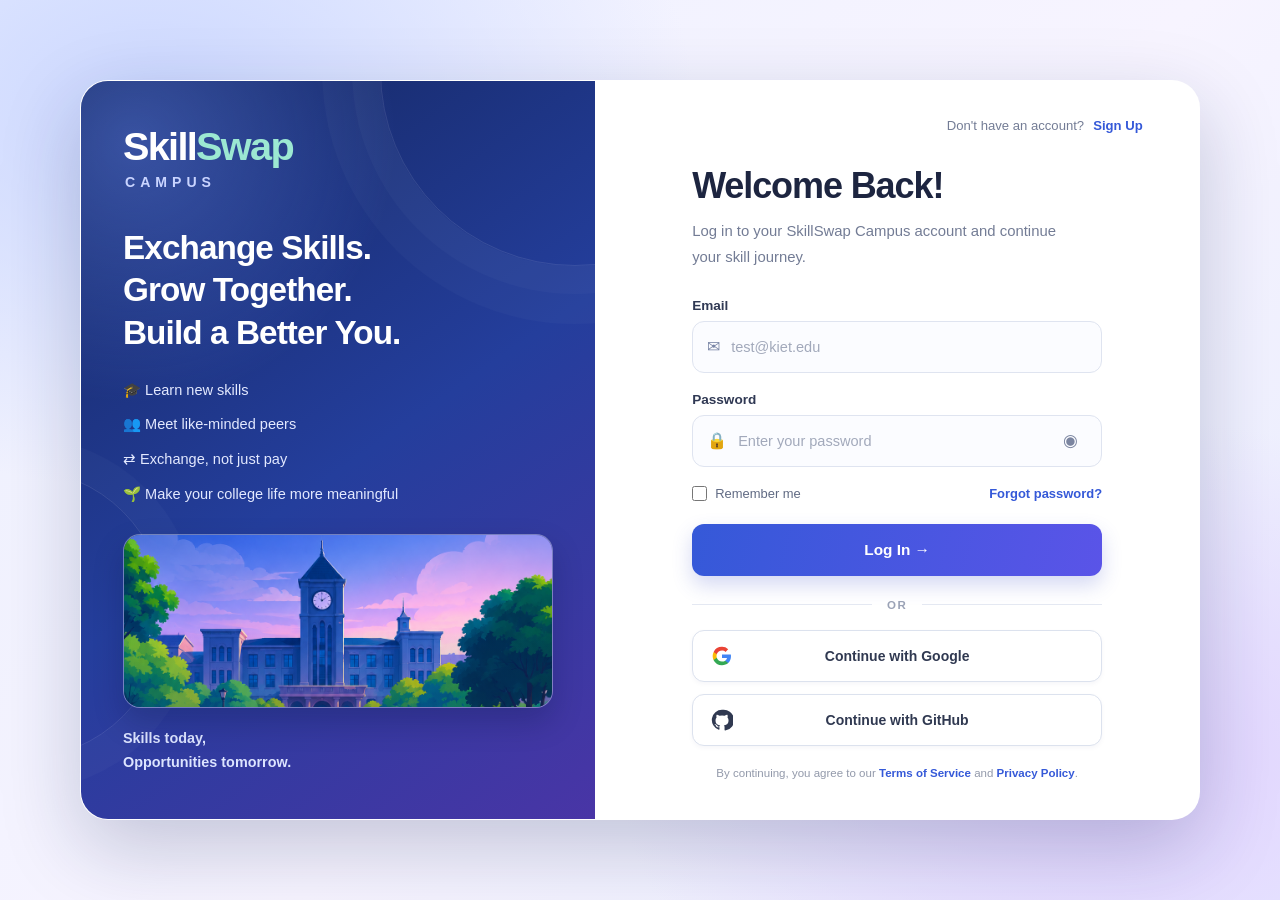
<file: dashboard.html>
<!doctype html>
<html lang="en">
<head>
  <meta charset="utf-8" />
  <meta name="viewport" content="width=device-width, initial-scale=1" />
  <meta name="theme-color" content="#0D0B09" />
  <title>Vidya Sutra Campus — Learn Together</title>
  <link rel="stylesheet" href="styles.css" />
</head>
<body>
  <div class="app-shell">
    <aside class="sidebar" id="sidebar">
      <a href="#discover" class="brand" aria-label="Vidya Sutra Campus home" data-view-link="discover">
        <span class="brand-mark"><span></span><span></span><span></span><span></span></span>
        <span class="brand-copy"><strong>vidya<span>sutra</span></strong><small>CAMPUS COMMUNITY</small></span>
      </a>
      <div class="side-label">WORKSPACE</div>
      <nav class="side-nav" aria-label="Main navigation">
        <button class="nav-item active" data-view="discover"><span class="nav-icon">⌕</span><span>Find a mentor</span><span class="nav-arrow">↗</span></button>
        <button class="nav-item" data-view="roadmap"><span class="nav-icon">◎</span><span>Learning roadmaps</span></button>
        <button class="nav-item" data-view="community"><span class="nav-icon">◉</span><span>Community</span><span class="nav-count" id="communityCount">4</span></button>
        <button class="nav-item" data-view="requests"><span class="nav-icon">↗</span><span>My requests</span><span class="nav-count" id="requestCount">2</span></button>
      </nav>
      <div class="side-label side-label-spaced">YOUR SPACE</div>
      <nav class="side-nav">
        <button class="nav-item" data-view="profile"><span class="nav-icon">◌</span><span>My profile</span></button>
        <button class="nav-item" data-view="session"><span class="nav-icon">▤</span><span>Whiteboard room</span><span class="live-dot"></span></button>
      </nav>
      <div class="sidebar-bottom">
        <div class="mini-promo">
          <div class="promo-spark">✳</div>
          <strong>Everyone has<br/>something to teach.</strong>
          <p>Share what you know. Learn what you need.</p>
          <button data-view="profile" class="promo-link">Complete your profile <span>→</span></button>
        </div>
        <button class="sidebar-user" data-view="profile">
          <span class="avatar avatar-me">AK</span>
          <span class="user-label"><strong id="sidebarName">Aarav Kumar</strong><small>Student account</small></span>
          <span class="more-dots">•••</span>
        </button>
      </div>
    </aside>

    <main class="main-area">
      <header class="topbar">
        <button class="mobile-menu" id="mobileMenu" aria-label="Open navigation">☰</button>
        <div class="crumbs"><span>Vidya Sutra</span><span class="crumb-slash">/</span><strong id="crumbCurrent">Find a mentor</strong></div>
        <div class="topbar-actions">
          <span class="campus-chip"><span class="green-dot"></span> Campus mode</span>
          <button class="icon-button" id="helpButton" aria-label="Help">?</button>
          <button class="top-avatar" data-view="profile" aria-label="Open profile">AK</button>
          <button class="logout-button" id="logoutButton" type="button" aria-label="Log out" title="Log out">↪</button>
        </div>
      </header>

      <section class="view active" id="discoverView" data-view-panel="discover">
        <div class="page-content">
          <div class="welcome-line">
            <span class="eyebrow" id="currentDateLabel">CAMPUS WORKSPACE</span>
            <span class="welcome-dot"></span>
            <span class="eyebrow muted">VIDYA SUTRA · PEER LEARNING</span>
          </div>
          <section class="hero">
            <div class="hero-copy">
              <div class="hero-badge"><span>✳</span> Knowledge grows when woven together</div>
              <h1>Learn from peers.<br/><em>Grow with purpose.</em></h1>
              <p>Find a fellow student who knows what you want to learn — then swap skills, grab a campus coffee, or build a project together.</p>
              <form id="searchForm" class="search-box">
                <span class="search-symbol" aria-hidden="true">⌕</span>
                <input id="skillSearch" type="search" aria-label="Search mentors by skill" placeholder="What do you want to learn? e.g. Git, Python, LLMs" autocomplete="off" />
                <button type="submit">Find mentor <span>→</span></button>
              </form>
              <div class="search-foot"><span>↳</span> Search by skill · Compare skill-specific ratings · Learn your way</div>
            </div>
            <div class="hero-art">
              <div class="hero-art-card">
                <small>VIDYA SUTRA COMMUNITY</small>
                <strong>Peer-verified mentors across your campus</strong>
              </div>
            </div>
          </section>

          <div class="stats-strip">
            <div class="stat-item"><span class="stat-icon">✳</span><div><strong>Skill-first ratings</strong><small>Rated per individual skill</small></div></div>
            <div class="stat-item"><span class="stat-icon">⇄</span><div><strong>Fair exchange</strong><small>Swap skills or offer a thank-you</small></div></div>
            <div class="stat-item"><span class="stat-icon mint">⌖</span><div><strong>Flexible sessions</strong><small>Campus library or live whiteboard</small></div></div>
          </div>

          <section class="section-block">
            <div class="section-heading">
              <div>
                <div class="eyebrow">PEER MENTORS</div>
                <h2>Find your kind of mentor.</h2>
                <p>Ranked by their rating in the exact skill you search — not just a generic score.</p>
              </div>
              <button class="text-button" id="viewAllMentors">Reset filters <span>↗</span></button>
            </div>
            <div class="filter-row" id="skillFilters">
              <button class="filter-chip active" data-skill="All skills">All skills <span>✳</span></button>
              <button class="filter-chip" data-skill="Git & GitHub">Git &amp; GitHub</button>
              <button class="filter-chip" data-skill="Ethical Hacking">Ethical hacking</button>
              <button class="filter-chip" data-skill="Python">Python</button>
              <button class="filter-chip" data-skill="UI/UX Design">UI/UX design</button>
              <button class="filter-chip" data-skill="LLMs">LLMs</button>
            </div>
            <div class="results-toolbar">
              <span id="resultsSummary">Showing <strong>8 mentors</strong></span>
              <label class="sort-label">Sort by
                <select id="sortSelect">
                  <option value="rating">Skill rating: high to low</option>
                  <option value="reviews">Most reviews</option>
                  <option value="sessions">Teaching sessions</option>
                </select>
              </label>
            </div>
            <div class="mentor-grid" id="mentorGrid"></div>
            <div class="empty-state hidden" id="emptyMentors">
              <div>
                <h3>No exact match yet</h3>
                <p>Try a broader skill keyword or reset the filter.</p>
                <button class="button-primary" id="resetSearch">Show all mentors</button>
              </div>
            </div>
          </section>

          <section class="bottom-banner">
            <div>
              <span class="eyebrow">STRUCTURED LEARNING</span>
              <h3>Big goals. Small, clear steps.</h3>
              <p>Generate a practical roadmap for any skill — from day-one basics to your first portfolio project.</p>
            </div>
            <button class="button-dark" data-view="roadmap">Build my learning path <span>→</span></button>
          </section>

          <footer class="footer">
            <span>© 2026 Vidya Sutra Campus</span>
            <span>Woven for curious minds <b>✳</b></span>
          </footer>
        </div>
      </section>

      <section class="view" id="roadmapView" data-view-panel="roadmap">
        <div class="page-content page-narrow">
          <div class="page-intro">
            <div class="eyebrow">PERSONAL LEARNING PATH</div>
            <h1>Make the big thing <em>feel doable.</em></h1>
            <p>Choose a skill to get a step-by-step sequence of concepts, mini-projects, and matching campus mentors.</p>
          </div>
          <form class="roadmap-search" id="roadmapForm">
            <span>◎</span>
            <input id="roadmapSkill" value="LLMs" placeholder="What skill do you want to learn?" />
            <button class="button-primary" type="submit">Build roadmap <span>→</span></button>
          </form>
          <div class="roadmap-meta" id="roadmapMeta"></div>
          <div id="roadmapResults"></div>
        </div>
      </section>

      <section class="view" id="communityView" data-view-panel="community">
        <div class="page-content page-narrow">
          <div class="page-intro">
            <div class="eyebrow">LEARN OUT LOUD</div>
            <h1>Ask the Vidya Sutra community.</h1>
            <p>Stuck on a bug or project architecture? Share a clear snippet and learn with peers.</p>
          </div>
          <form id="postForm" class="composer">
            <div class="composer-top">
              <span class="avatar avatar-me">AK</span>
              <textarea id="postText" rows="3" placeholder="What's confusing you today? Wrap code in triple backticks ```like this``` if needed…" maxlength="1200" required></textarea>
            </div>
            <div class="composer-bottom">
              <span>Be respectful. Never share private credentials or keys.</span>
              <button class="button-primary" type="submit">Post question <span>↗</span></button>
            </div>
          </form>
          <div class="community-tools">
            <div class="community-tabs">
              <button class="community-tab active" data-community-filter="all">All discussions (<span id="postTotal">4</span>)</button>
              <button class="community-tab" data-community-filter="unanswered">Needs an answer</button>
            </div>
            <label class="sort-label">Topic
              <select id="communityTopic">
                <option value="all">All topics</option>
                <option value="Code help">Code help</option>
                <option value="Career & learning">Career &amp; learning</option>
                <option value="Project feedback">Project feedback</option>
              </select>
            </label>
          </div>
          <div id="communityList" class="community-list"></div>
        </div>
      </section>

      <section class="view" id="requestsView" data-view-panel="requests">
        <div class="page-content page-narrow">
          <div class="page-intro">
            <div class="eyebrow">SKILL EXCHANGES</div>
            <h1>Learning starts <em>with a hello.</em></h1>
            <p>Manage your sent requests, accept incoming peer requests, and rate completed sessions.</p>
          </div>
          <div class="request-tabs">
            <button class="request-tab active" data-request-tab="sent">Sent to mentors (<span id="sentCount">1</span>)</button>
            <button class="request-tab" data-request-tab="received">Requests to me (<span id="receivedCount">1</span>)</button>
          </div>
          <div id="requestList" class="request-list"></div>
        </div>
      </section>

      <section class="view" id="profileView" data-view-panel="profile">
        <div class="page-content page-narrow">
          <div class="page-intro">
            <div class="eyebrow">STUDENT PORTFOLIO</div>
            <h1>Your Vidya Sutra profile.</h1>
          </div>
          <div class="profile-cover">
            <div class="profile-hero-row">
              <div class="profile-avatar" id="profileInitials">AK</div>
              <div class="profile-hero-text">
                <div class="profile-name-line">
                  <h2 id="profileNameDisplay">Aarav Kumar</h2>
                  <span class="verified-pill">✓ Verified Student</span>
                </div>
                <p id="profileBioDisplay">Computer science student · Curious builder</p>
                <div class="profile-mini-meta">
                  <span>⌖ Vidya Sutra Campus</span>
                  <span>✳ Active Member</span>
                </div>
              </div>
              <button class="button-light" id="editProfileButton">Edit profile ✎</button>
            </div>
          </div>

          <form id="profileForm" class="profile-form hidden">
            <h3>Update Profile</h3>
            <div class="field-grid">
              <label>Display name<input id="profileName" required /></label>
              <label>One-line bio<input id="profileBio" maxlength="140" /></label>
              <label>GitHub URL<input id="githubUrl" type="url" placeholder="https://github.com/username" /></label>
              <label>LinkedIn URL<input id="linkedinUrl" type="url" placeholder="https://linkedin.com/in/username" /></label>
            </div>
            <div class="field-grid">
              <label>Skills I can teach (comma-separated)<input id="teachSkills" /></label>
              <label>Skills I want to learn (comma-separated)<input id="learnSkills" /></label>
            </div>
            <div class="profile-form-actions">
              <button type="button" class="button-quiet" id="cancelProfile">Cancel</button>
              <button type="submit" class="button-primary">Save changes ✓</button>
            </div>
          </form>

          <div class="profile-columns">
            <div class="profile-main-col">
              <section class="panel-card">
                <div class="panel-heading">
                  <div><div class="eyebrow">WHAT I SHARE</div><h3>Skills I teach</h3></div>
                  <span class="count-bubble" id="teachCount">3</span>
                </div>
                <div id="ownSkillList"></div>
              </section>
              <section class="panel-card">
                <div class="panel-heading">
                  <div><div class="eyebrow">NEXT GOALS</div><h3>Skills I want to learn</h3></div>
                  <span class="count-bubble" id="learnCountDisplay">3</span>
                </div>
                <div id="learnSkillList"></div>
              </section>
            </div>
            <div class="profile-side-col">
              <section class="panel-card">
                <div class="eyebrow">LEARNING IMPACT</div>
                <div class="profile-stat"><strong id="sessionsTaught">12</strong><span>Sessions taught</span></div>
                <div class="profile-stat"><strong id="learnersHelped">9</strong><span>Learners helped</span></div>
                <div class="profile-stat"><strong id="overallRatingDisplay">4.7★</strong><span>Overall skill average</span></div>
              </section>
              <section class="panel-card">
                <div class="eyebrow">PROOF OF WORK</div>
                <h3>External Links</h3>
                <div id="profileLinks"></div>
              </section>
            </div>
          </div>
        </div>
      </section>

      <section class="view" id="sessionView" data-view-panel="session">
        <div class="page-content">
          <div class="session-topline">
            <div>
              <div class="eyebrow">LIVE COLLABORATION</div>
              <h1>Make ideas <em>visible.</em></h1>
              <p>Draw diagrams, trace recursion trees, or sketch UI wireframes. Syncs across open browser tabs automatically!</p>
            </div>
            <div class="campus-chip"><span class="green-dot"></span> Cross-Tab Sync Active</div>
          </div>
          <div class="session-room-bar">
            <div>
              <strong>Vidya Sutra Study Room · Shared Whiteboards</strong>
            </div>
            <div style="display:flex;gap:8px;">
              <button class="button-quiet" id="undoBoard">↶ Undo stroke</button>
              <button class="button-quiet" id="clearBoards">Clear boards ↺</button>
            </div>
          </div>
          <div class="whiteboard-grid">
            <section class="whiteboard-card">
              <div class="whiteboard-heading">
                <div class="avatar avatar-me">AK</div>
                <div><strong>Your Whiteboard</strong></div>
                <span class="board-live">LIVE</span>
              </div>
              <canvas id="boardOne" class="whiteboard"></canvas>
              <div class="board-tools">
                <span>✎ Ink:</span>
                <button class="tool-button active" data-board-color="#0D0B09" style="color:#0D0B09" title="Espresso Ink">●</button>
                <button class="tool-button" data-board-color="#2EA334" style="color:#2EA334" title="Emerald Green">●</button>
                <button class="tool-button" data-board-color="#C83E31" style="color:#C83E31" title="Terracotta Red">●</button>
                <button class="tool-button" id="eraserButton" title="Eraser">⌫</button>
              </div>
            </section>
            <section class="whiteboard-card">
              <div class="whiteboard-heading">
                <div class="avatar">P</div>
                <div><strong>Peer's Mirrored Board</strong></div>
                <span class="board-live">SYNCED</span>
              </div>
              <canvas id="boardTwo" class="whiteboard"></canvas>
            </section>
          </div>
        </div>
      </section>
    </main>
  </div>

  <!-- Request Modal -->
  <div class="modal-backdrop hidden" id="requestModal" role="dialog" aria-modal="true" aria-labelledby="requestModalTitle">
    <div class="modal-card">
      <div class="modal-head">
        <div>
          <div class="eyebrow">START A VIDYA SUTRA EXCHANGE</div>
          <h2 id="requestModalTitle" style="margin:4px 0 0;">Send a learning request</h2>
        </div>
        <button class="close-modal" data-close-modal aria-label="Close">×</button>
      </div>
      <form id="requestForm">
        <input type="hidden" id="requestMentorId" />
        <div class="chosen-mentor-row" id="chosenMentor"></div>
        <div class="form-field">
          <label>Skill to learn *<input id="requestSkill" required /></label>
        </div>
        <div class="form-field">
          <label>How would you like to exchange value? *</label>
          <div class="offer-options">
            <label class="offer-option"><input type="radio" name="offerType" value="swap" checked /><span><strong>⇄ Swap a skill</strong></span></label>
            <label class="offer-option"><input type="radio" name="offerType" value="treat" /><span><strong>☕ Campus treat</strong></span></label>
            <label class="offer-option"><input type="radio" name="offerType" value="paid" /><span><strong>₹ Paid session</strong></span></label>
          </div>
        </div>
        <div id="swapDetails" class="form-field"><label>Skill you can teach back *<input id="offerSkill" /></label></div>
        <div id="treatDetails" class="form-field hidden"><label>Thank-you treat idea *<input id="treatText" placeholder="e.g. Cold coffee at campus cafe" /></label></div>
        <div id="paidDetails" class="field-grid hidden">
          <label>Amount (₹) *<input id="paidAmount" type="number" min="1" max="50000" placeholder="200" /></label>
          <label>Duration<select id="paidDuration"><option>30 minutes</option><option selected>60 minutes</option><option>90 minutes</option></select></label>
        </div>
        <div class="form-field">
          <label>Session mode *</label>
          <div class="mode-toggle">
            <label><input type="radio" name="learnMode" value="offline" checked /><span>⌖ <strong>Offline campus spot</strong></span></label>
            <label><input type="radio" name="learnMode" value="online" /><span>▤ <strong>Online Whiteboard Room</strong></span></label>
          </div>
        </div>
        <div id="offlineDetails" class="form-field">
          <label>Public campus location *<input id="meetupPlace" value="Central Library Reading Hall" /></label>
          <div class="meetup-quick-picks">
            <button type="button" data-meetup="Central Library Reading Hall">Library</button>
            <button type="button" data-meetup="Campus Main Cafeteria">Cafeteria</button>
            <button type="button" data-meetup="Innovation Lab Common Area">Innovation Lab</button>
            <button type="button" id="openMapSearch">View on Maps ↗</button>
          </div>
        </div>
        <div id="onlineDetails" class="form-field hidden"></div>
        <div class="form-field">
          <label>Message *<textarea id="requestMessage" rows="3" required maxlength="500"></textarea></label>
        </div>
        <div class="modal-actions">
          <button type="button" class="button-quiet" data-close-modal>Cancel</button>
          <button class="button-primary" type="submit">Send request <span>↗</span></button>
        </div>
      </form>
    </div>
  </div>

  <div class="toast" id="toast" role="status" aria-live="polite"></div>
  <div class="help-popover hidden" id="helpPopover">
    <div style="display:flex;justify-content:space-between;align-items:center;">
      <span class="eyebrow">QUICK GUIDE</span>
      <button class="close-modal" id="closeHelp" aria-label="Close">×</button>
    </div>
    <h3>How Vidya Sutra works</h3>
    <p style="font-size:13px;color:var(--muted);">Search any skill to see mentors ranked by their rating in that specific skill. Send a swap request, collaborate on the live whiteboard, and mark sessions complete to build your campus portfolio.</p>
  </div>

  <script src="auth-utils.js"></script>
  <script src="auth-guard.js"></script>
  <script src="app.js"></script>
</body>
</html>
</file>
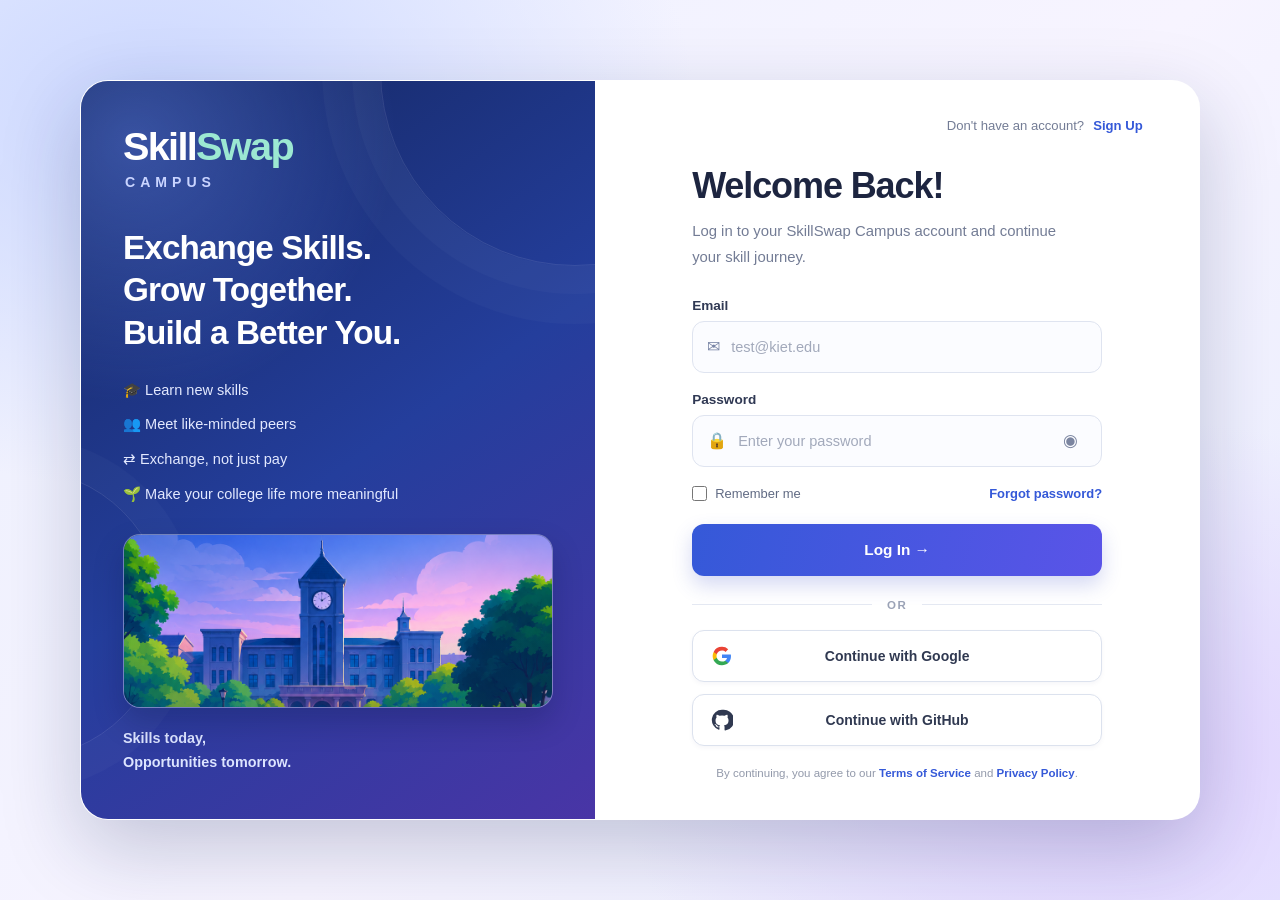
<file: login.html>
<!DOCTYPE html>
<html lang="en">
<head>
    <meta charset="UTF-8">
    <meta name="viewport" content="width=device-width, initial-scale=1.0">
    <title>SkillSwap Campus | Login</title>
    <link rel="stylesheet" href="style.css">
</head>
<body>

    <main class="auth-card">

        <!-- Left Branding Panel -->
        <section class="brand-panel">

            <div class="logo">
                <h1>Skill<span>Swap</span></h1>
                <h2>Campus</h2>
            </div>

            <p class="tagline">
                Exchange Skills.<br>
                Grow Together.<br>
                Build a Better You.
            </p>

            <div class="features">
                <p>🎓 Learn new skills</p>
                <p>👥 Meet like-minded peers</p>
                <p>⇄ Exchange, not just pay</p>
                <p>🌱 Make your college life more meaningful</p>
            </div>

            <div class="campus-image">
                <img src="campus.png" alt="College campus">
            </div>

            <p class="slogan">
                Skills today,<br>
                Opportunities tomorrow.
            </p>

        </section>

        <!-- Right Login Panel -->
        <section class="form-panel">

            <div class="top-line">
                <span id="account-prompt">Don't have an account?</span>
                <a href="signup.html" id="signup-link">Sign Up</a>
            </div>

            <div class="login-container" id="login-container">

                <h1>Welcome Back!</h1>

                <p class="intro">
                    Log in to your SkillSwap Campus account
                    and continue your skill journey.
                </p>

                <form action="#" method="post">

                    <!-- Email -->
                    <div class="form-group">
                        <label for="email">Email</label>

                        <div class="input-box">
                            <span class="input-icon" aria-hidden="true">✉</span>

                            <input
                                type="email"
                                id="email"
                                name="email"
                                placeholder="test@kiet.edu"
                                autocomplete="username"
                                required
                            >
                        </div>
                    </div>

                    <!-- Password -->
                    <div class="form-group">
                        <label for="password">Password</label>

                        <div class="input-box">
                            <span class="input-icon" aria-hidden="true">🔒</span>

                            <input
                                type="password"
                                id="password"
                                name="password"
                                placeholder="Enter your password"
                                autocomplete="current-password"
                                required
                            >

                            <button
                                type="button"
                                class="show-password"
                                aria-label="Show password"
                                aria-pressed="false"
                            >◉</button>
                        </div>
                    </div>

                    <!-- Remember Me and Forgot Password -->
                    <div class="form-options">

                        <label class="remember-me">
                            <input type="checkbox" name="remember">
                            Remember me
                        </label>

                        <a href="forgot-password.html">
                            Forgot password?
                        </a>

                    </div>

                    <button type="submit" class="primary-btn">
                        Log In →
                    </button>

                </form>

                <div class="divider">
                    <span>OR</span>
                </div>

                <!-- Google Login -->
                <a href="/auth/google" class="social-btn">
                    <svg
                        class="social-icon"
                        viewBox="0 0 48 48"
                        aria-hidden="true"
                    >
                        <path fill="#4285F4"
                            d="M43.6 24.5c0-1.4-.1-2.7-.4-4H24v7.6h11a9.4 9.4 0 0 1-4.1 6.2v5h6.6c3.9-3.6 6.1-8.8 6.1-14.8z"/>
                        <path fill="#34A853"
                            d="M24 44c5.5 0 10.1-1.8 13.5-4.8l-6.6-5c-1.8 1.2-4 2-6.9 2-5.3 0-9.8-3.6-11.4-8.4H5.8v5.2A20 20 0 0 0 24 44z"/>
                        <path fill="#FBBC05"
                            d="M12.6 27.8a12 12 0 0 1 0-7.6V15H5.8a20 20 0 0 0 0 17.9z"/>
                        <path fill="#EA4335"
                            d="M24 12c3 0 5.6 1 7.7 3l5.8-5.8A19.4 19.4 0 0 0 24 4 20 20 0 0 0 5.8 15l6.8 5.2C14.2 15.6 18.7 12 24 12z"/>
                    </svg>

                    <span class="social-label">Continue with Google</span>
                </a>

                <!-- GitHub Login -->
                <a href="/auth/github" class="social-btn">
                    <svg
                        class="social-icon github-logo"
                        viewBox="0 0 24 24"
                        aria-hidden="true"
                    >
                        <path fill="currentColor"
                            d="M12 .9a11.1 11.1 0 0 0-3.51 21.63c.56.1.76-.24.76-.54v-2.1c-3.1.68-3.75-1.32-3.75-1.32-.5-1.28-1.23-1.62-1.23-1.62-1.01-.69.08-.68.08-.68 1.12.08 1.71 1.15 1.71 1.15 1 .1.76 2.24 3.26 1.73.1-.72.39-1.2.7-1.47-2.48-.28-5.09-1.24-5.09-5.51 0-1.22.44-2.22 1.15-3-.12-.28-.5-1.42.11-2.96 0 0 .94-.3 3.06 1.15a10.6 10.6 0 0 1 5.57 0c2.12-1.45 3.06-1.15 3.06-1.15.61 1.54.23 2.68.11 2.96.72.78 1.15 1.78 1.15 3 0 4.28-2.61 5.23-5.1 5.5.4.35.75 1.03.75 2.08v3.24c0 .3.2.65.77.54A11.1 11.1 0 0 0 12 .9Z"/>
                    </svg>

                    <span class="social-label">Continue with GitHub</span>
                </a>

                <!-- Terms and Privacy -->
                <p class="terms">
                    By continuing, you agree to our
                    <a href="terms.html">Terms of Service</a>
                    and
                    <a href="privacy.html">Privacy Policy</a>.
                </p>

            </div>
        </section>
    </main>

    <script src="auth-utils.js"></script>
    <script src="script.js"></script>

</body>
</html>
</file>
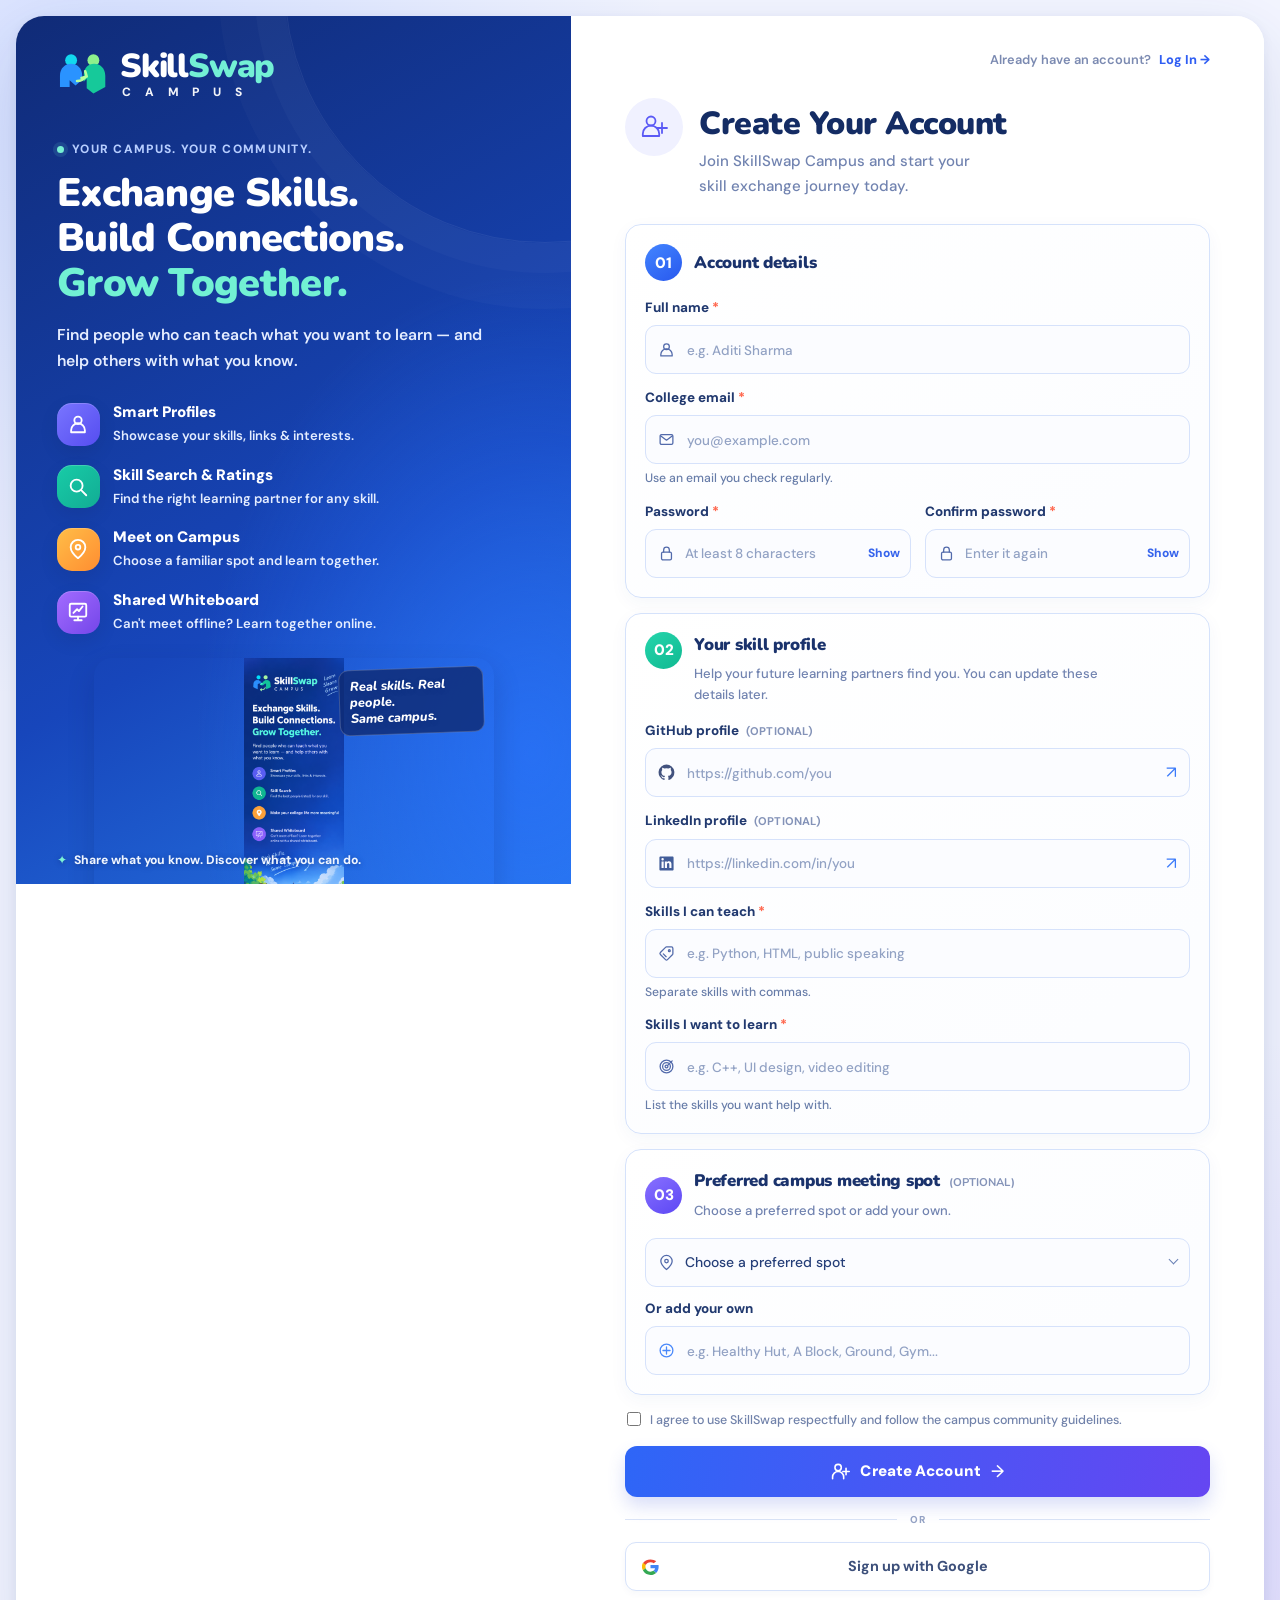
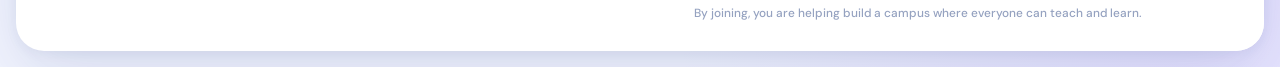
<file: signup.html>
<!DOCTYPE html>
<html lang="en">
<head>
  <meta charset="UTF-8" />
  <meta name="viewport" content="width=device-width, initial-scale=1.0" />
  <meta name="theme-color" content="#173b9c" />
  <meta name="description" content="Join SkillSwap Campus to exchange skills, meet learning partners, and grow together." />

  <title>Create Account | SkillSwap Campus</title>

  <link rel="preconnect" href="https://fonts.googleapis.com" />
  <link rel="preconnect" href="https://fonts.gstatic.com" crossorigin />

  <link href="https://fonts.googleapis.com/css2?family=DM+Sans:wght@400;500;600;700&family=Nunito:wght@400;500;600;700;800;900&display=swap" rel="stylesheet" />

  <link rel="stylesheet" href="signup.css" />
  <script src="auth-utils.js" defer></script>
  <script src="signup.js" defer></script>
</head>

<body>
  <main class="page-shell">

    <!-- LEFT PANEL: BRANDING AND CAMPUS ILLUSTRATION -->
    <aside class="hero-panel" aria-label="About SkillSwap Campus">

      <div class="hero-content">

        <a class="brand" href="#top" aria-label="SkillSwap Campus home">

          <!-- SkillSwap logo -->
          <svg class="brand-mark" viewBox="0 0 70 62" aria-hidden="true">
            <circle cx="19" cy="11" r="8" fill="#12d8ee" />
            <circle cx="49" cy="11" r="8" fill="#8df18c" />

            <path d="M4 47V32c0-10 7-16 15-16s15 6 15 16v5l-9 8-8-7v9H4Z"
                  fill="#2a93ff" />

            <path d="M36 31c0-9 6-15 14-15s15 6 15 16v15L49 56l-9-7V36l-4 4v-9Z"
                  fill="#16c99a" />

            <path d="M27 39c5 0 9-2 12-6m-1-7 2 7-7 2"
                  fill="none"
                  stroke="#b8ff9e"
                  stroke-width="3.5"
                  stroke-linecap="round"
                  stroke-linejoin="round" />
          </svg>

          <span class="brand-wordmark">
            <span class="brand-name">Skill<span>Swap</span></span>
            <span class="brand-campus">C A M P U S</span>
          </span>

        </a>

        <div class="hero-copy" id="top">

          <p class="eyebrow">
            <span class="eyebrow-dot"></span>
            YOUR CAMPUS. YOUR COMMUNITY.
          </p>

          <h1>
            Exchange Skills.<br />
            Build Connections.<br />
            <span>Grow Together.</span>
          </h1>

          <p class="hero-description">
            Find people who can teach what you want to learn —
            and help others with what you know.
          </p>

        </div>

        <!-- FEATURES -->
        <div class="feature-list">

          <div class="feature-row">
            <span class="feature-icon icon-purple" aria-hidden="true">
              <svg viewBox="0 0 24 24">
                <circle cx="12" cy="8" r="4"/>
                <path d="M4.5 21v-2.3a7.5 7.5 0 0 1 15 0V21Z"/>
              </svg>
            </span>

            <div>
              <h2>Smart Profiles</h2>
              <p>Showcase your skills, links &amp; interests.</p>
            </div>
          </div>

          <div class="feature-row">
            <span class="feature-icon icon-green" aria-hidden="true">
              <svg viewBox="0 0 24 24">
                <circle cx="10.5" cy="10.5" r="6.5"/>
                <path d="m16 16 5 5"/>
              </svg>
            </span>

            <div>
              <h2>Skill Search &amp; Ratings</h2>
              <p>Find the right learning partner for any skill.</p>
            </div>
          </div>

          <div class="feature-row">
            <span class="feature-icon icon-orange" aria-hidden="true">
              <svg viewBox="0 0 24 24">
                <path d="M20 10c0 5.5-8 12-8 12S4 15.5 4 10a8 8 0 1 1 16 0Z"/>
                <circle cx="12" cy="10" r="2.5"/>
              </svg>
            </span>

            <div>
              <h2>Meet on Campus</h2>
              <p>Choose a familiar spot and learn together.</p>
            </div>
          </div>

          <div class="feature-row">
            <span class="feature-icon icon-violet" aria-hidden="true">
              <svg viewBox="0 0 24 24">
                <rect x="3" y="3" width="18" height="14" rx="1.5"/>
                <path d="M8 21h8m-4-4v4M7 13l4-4 2 2 4-5"/>
              </svg>
            </span>

            <div>
              <h2>Shared Whiteboard</h2>
              <p>Can't meet offline? Learn together online.</p>
            </div>
          </div>

        </div>
      </div>

      <!-- CAMPUS IMAGE -->
      <div class="hero-art-wrap" aria-hidden="true">
        <p class="handwritten-note">
          Real skills. Real people.<br />
          Same campus.
        </p>

        <img
          class="hero-art"
          src="meet.png"
          alt=""
        />
      </div>

      <div class="hero-bottom-note">
        <span class="mini-spark">✦</span>
        Share what you know. Discover what you can do.
      </div>

    </aside>

    <!-- RIGHT PANEL: SIGNUP FORM -->
    <section class="signup-panel" aria-labelledby="signup-title">

        <div class="top-link">
            Already have an account?
            <a href="login.html">
                Log In <span aria-hidden="true">→</span>
            </a>
        </div>

      <header class="form-heading">

        <div class="heading-icon" aria-hidden="true">
          <svg viewBox="0 0 28 28">
            <circle cx="11" cy="8" r="4.5"/>
            <path d="M2.8 23v-2.2a8.2 8.2 0 0 1 16.4 0V23Z"/>
            <path d="M22 10v10m-5-5h10"/>
          </svg>
        </div>

        <div>
          <h2 id="signup-title">Create Your Account</h2>
          <p>
            Join SkillSwap Campus and start your<br class="desktop-break" />
            skill exchange journey today.
          </p>
        </div>

      </header>

      <form id="signup-form">

        <!-- SECTION 01: ACCOUNT DETAILS -->
        <section class="form-section" aria-labelledby="account-section-title">

          <div class="section-heading">
            <span class="section-number number-blue">01</span>
            <h3 id="account-section-title">Account details</h3>
          </div>

          <div class="field-group">
            <label for="full-name">
              Full name <span class="required">*</span>
            </label>

            <div class="input-wrap">
              <svg class="field-icon" viewBox="0 0 24 24" aria-hidden="true">
                <circle cx="12" cy="8" r="4"/>
                <path d="M4 21v-2a8 8 0 0 1 16 0v2Z"/>
              </svg>

              <input
                id="full-name"
                name="fullName"
                type="text"
                autocomplete="name"
                placeholder="e.g. Aditi Sharma"
                required
                minlength="2"
              />
            </div>
          </div>

          <div class="field-group">
            <label for="college-email">
              College email <span class="required">*</span>
            </label>

            <div class="input-wrap">
              <svg class="field-icon" viewBox="0 0 24 24" aria-hidden="true">
                <rect x="3" y="5" width="18" height="14" rx="2"/>
                <path d="m4 7 8 6 8-6"/>
              </svg>

              <input
                id="college-email"
                name="email"
                type="email"
                autocomplete="email"
                placeholder="you@example.com"
                required
              />
            </div>

            <p class="field-help">Use an email you check regularly.</p>
          </div>

          <div class="two-column-fields">

            <div class="field-group">
              <label for="password">
                Password <span class="required">*</span>
              </label>

              <div class="input-wrap password-wrap">
                <svg class="field-icon" viewBox="0 0 24 24" aria-hidden="true">
                  <rect x="5" y="10" width="14" height="11" rx="2"/>
                  <path d="M8 10V7a4 4 0 0 1 8 0v3"/>
                </svg>

                <input
                  id="password"
                  name="password"
                  type="password"
                  autocomplete="new-password"
                  placeholder="At least 8 characters"
                  required
                  minlength="8"
                />

                <button
                  class="show-password"
                  type="button"
                  data-toggle-password="password"
                  aria-label="Show password"
                >Show</button>
              </div>
            </div>

            <div class="field-group">
              <label for="confirm-password">
                Confirm password <span class="required">*</span>
              </label>

              <div class="input-wrap password-wrap">
                <svg class="field-icon" viewBox="0 0 24 24" aria-hidden="true">
                  <rect x="5" y="10" width="14" height="11" rx="2"/>
                  <path d="M8 10V7a4 4 0 0 1 8 0v3"/>
                </svg>

                <input
                  id="confirm-password"
                  name="confirmPassword"
                  type="password"
                  autocomplete="new-password"
                  placeholder="Enter it again"
                  required
                  minlength="8"
                />

                <button
                  class="show-password"
                  type="button"
                  data-toggle-password="confirm-password"
                  aria-label="Show confirm password"
                >Show</button>
              </div>
            </div>

          </div>
        </section>

        <!-- SECTION 02: SKILL PROFILE -->
        <section class="form-section" aria-labelledby="profile-section-title">

          <div class="section-heading section-heading-with-description">
            <span class="section-number number-green">02</span>

            <div>
              <h3 id="profile-section-title">Your skill profile</h3>
              <p>
                Help your future learning partners find you.
                You can update these details later.
              </p>
            </div>
          </div>

          <div class="field-group">
            <label for="github">
              GitHub profile <span class="optional">(OPTIONAL)</span>
            </label>

            <div class="input-wrap">
              <svg class="field-icon filled-icon" viewBox="0 0 24 24" aria-hidden="true">
                <path d="M12 .8A11.2 11.2 0 0 0 8.46 22.62c.56.1.77-.24.77-.54v-2.1c-3.13.68-3.79-1.33-3.79-1.33-.51-1.3-1.25-1.65-1.25-1.65-1.02-.7.08-.69.08-.69 1.13.08 1.72 1.16 1.72 1.16 1 1.71 2.62 1.22 3.26.93.1-.72.39-1.22.71-1.5-2.5-.28-5.13-1.25-5.13-5.56 0-1.23.44-2.23 1.16-3.02-.12-.29-.5-1.43.11-2.98 0 0 .95-.3 3.08 1.15a10.7 10.7 0 0 1 5.6 0c2.13-1.45 3.08-1.15 3.08-1.15.61 1.55.23 2.69.11 2.98.72.79 1.16 1.79 1.16 3.02 0 4.32-2.64 5.27-5.15 5.55.4.35.76 1.03.76 2.08v3.09c0 .3.2.65.77.54A11.2 11.2 0 0 0 12 .8Z"/>
              </svg>

              <input
                id="github"
                name="github"
                type="url"
                inputmode="url"
                placeholder="https://github.com/you"
              />

              <span class="external-mark" aria-hidden="true">↗</span>
            </div>
          </div>

          <div class="field-group">
            <label for="linkedin">
              LinkedIn profile <span class="optional">(OPTIONAL)</span>
            </label>

            <div class="input-wrap">
              <svg class="field-icon linkedin-icon" viewBox="0 0 24 24" aria-hidden="true">
                <path d="M20.45 2H3.55C2.69 2 2 2.68 2 3.52v16.96c0 .84.69 1.52 1.55 1.52h16.9c.86 0 1.55-.68 1.55-1.52V3.52c0-.84-.69-1.52-1.55-1.52ZM8 18.5H5V9h3v9.5ZM6.5 7.7a1.74 1.74 0 1 1 0-3.48 1.74 1.74 0 0 1 0 3.48ZM19 18.5h-3v-4.62c0-1.1-.02-2.52-1.54-2.52-1.54 0-1.78 1.2-1.78 2.44v4.7h-3V9h2.88v1.3h.04c.4-.75 1.38-1.54 2.84-1.54 3.04 0 3.56 2 3.56 4.6v5.14Z"/>
              </svg>

              <input
                id="linkedin"
                name="linkedin"
                type="url"
                inputmode="url"
                placeholder="https://linkedin.com/in/you"
              />

              <span class="external-mark" aria-hidden="true">↗</span>
            </div>
          </div>

          <div class="field-group">
            <label for="teach-skills">
              Skills I can teach <span class="required">*</span>
            </label>

            <div class="input-wrap">
              <svg class="field-icon" viewBox="0 0 24 24" aria-hidden="true">
                <path d="m20.6 13.4-7.2 7.2a2 2 0 0 1-2.8 0L3.4 13.4a2 2 0 0 1 0-2.8l7.2-7.2a2 2 0 0 1 1.4-.6H19a2 2 0 0 1 2 2v7a2 2 0 0 1-.4 1.6Z"/>
                <circle cx="16" cy="8" r="1.3"/>
                <path d="m7.5 12.5 4 4"/>
              </svg>

              <input
                id="teach-skills"
                name="teachSkills"
                type="text"
                placeholder="e.g. Python, HTML, public speaking"
                required
              />
            </div>

            <p class="field-help">Separate skills with commas.</p>
          </div>

          <div class="field-group">
            <label for="learn-skills">
              Skills I want to learn <span class="required">*</span>
            </label>

            <div class="input-wrap">
              <svg class="field-icon" viewBox="0 0 24 24" aria-hidden="true">
                <circle cx="12" cy="12" r="9"/>
                <circle cx="12" cy="12" r="5.5"/>
                <circle cx="12" cy="12" r="2"/>
                <path d="m14 10 6-6"/>
              </svg>

              <input
                id="learn-skills"
                name="learnSkills"
                type="text"
                placeholder="e.g. C++, UI design, video editing"
                required
              />
            </div>

            <p class="field-help">List the skills you want help with.</p>
          </div>

        </section>

        <!-- SECTION 03: MEETING LOCATION -->
        <section class="form-section meeting-section" aria-labelledby="meeting-section-title">

          <div class="section-heading">
            <span class="section-number number-violet">03</span>

            <div>
              <h3 id="meeting-section-title">
                Preferred campus meeting spot
                <span class="optional">(OPTIONAL)</span>
              </h3>

              <p>Choose a preferred spot or add your own.</p>
            </div>
          </div>

          <div class="field-group">
            <label class="visually-hidden" for="meeting-spot">
              Choose a preferred spot
            </label>

            <div class="input-wrap select-wrap">
              <svg class="field-icon" viewBox="0 0 24 24" aria-hidden="true">
                <path d="M20 10c0 5.5-8 12-8 12S4 15.5 4 10a8 8 0 1 1 16 0Z"/>
                <circle cx="12" cy="10" r="2.5"/>
              </svg>

              <select id="meeting-spot" name="meetingSpot">
                <option value="">Choose a preferred spot</option>
                <option>Healthy Hut</option>
                <option>A Block</option>
                <option>B Block</option>
                <option>C Block</option>
                <option>D Block</option>
                <option>H Block</option>
                <option>Ground</option>
                <option>Gym</option>
                <option>Library</option>
                <option>Cafeteria</option>
              </select>
            </div>
          </div>

          <div class="field-group custom-spot-group">
            <label for="custom-spot">Or add your own</label>

            <div class="input-wrap">
              <svg class="field-icon add-icon" viewBox="0 0 24 24" aria-hidden="true">
                <circle cx="12" cy="12" r="9"/>
                <path d="M12 7v10M7 12h10"/>
              </svg>

              <input
                id="custom-spot"
                name="customSpot"
                type="text"
                placeholder="e.g. Healthy Hut, A Block, Ground, Gym..."
              />
            </div>
          </div>

        </section>

        <!-- COMMUNITY GUIDELINES -->
        <label class="terms-row" for="terms">
          <input id="terms" name="terms" type="checkbox" required />

          <span>
            I agree to use SkillSwap respectfully and follow
            the campus community guidelines.
          </span>
        </label>

        <!-- CREATE ACCOUNT BUTTON -->
        <button class="primary-button" type="submit">
          <svg viewBox="0 0 24 24" aria-hidden="true">
            <circle cx="9" cy="7" r="4"/>
            <path d="M2 21v-2a7 7 0 0 1 14 0v2M19 8v8m-4-4h8"/>
          </svg>

          Create Account <span aria-hidden="true">→</span>
        </button>

        <div class="divider">
          <span></span>
          <b>OR</b>
          <span></span>
        </div>

        <!-- GOOGLE SIGNUP PLACEHOLDER -->
        <button
          class="google-button"
          type="button"
          data-demo-action="google"
        >
          <svg viewBox="0 0 48 48" aria-hidden="true">
            <path fill="#EA4335" d="M24 9.5c3.54 0 6.71 1.22 9.21 3.6l6.85-6.85C35.9 2.38 30.47 0 24 0 14.62 0 6.51 5.38 2.56 13.22l7.98 6.19C12.43 13.72 17.74 9.5 24 9.5Z" transform="translate(0 4) scale(1 .83)"/>
            <path fill="#4285F4" d="M46.98 24.55c0-1.57-.15-3.09-.38-4.55H24v9.02h12.94c-.58 2.96-2.26 5.48-4.76 7.18l7.73 6C44.42 38.02 46.98 31.92 46.98 24.55Z"/>
            <path fill="#FBBC05" d="M10.53 28.59a14.4 14.4 0 0 1 0-9.18l-7.98-6.19a23.9 23.9 0 0 0 0 21.56l7.98-6.19Z"/>
            <path fill="#34A853" d="M24 48c6.48 0 11.94-2.13 15.91-5.8l-7.73-6c-2.14 1.44-4.89 2.3-8.18 2.3-6.26 0-11.57-4.22-13.47-9.91l-7.98 6.19C6.51 42.62 14.62 48 24 48Z"/>
          </svg>

          Sign up with Google
        </button>

        <p class="form-footnote">
          By joining, you are helping build a campus where everyone can teach and learn.
        </p>

        <p
          id="form-message"
          class="form-message"
          role="status"
          aria-live="polite"
        ></p>

      </form>
    </section>
  </main>
</body>
</html>
</file>
<file: styles.css>
/* ==========================================================================
   VIDYA SUTRA — HopeRise Inspired Design System
   Palette: #F4EBDD (Sand) | #EED4AC (Champagne) | #0D0B09 (Espresso Ink)
            #5A4434 (Warm Umber) | #B19C7A (Taupe) | #2EA334 (Emerald Action)
   ========================================================================== */

@import url('https://fonts.googleapis.com/css2?family=DM+Mono:wght@400;500&family=Instrument+Serif:ital@0;1&family=Plus+Jakarta+Sans:wght@400;500;600;700;800&display=swap');

:root {
  --bg-sand: #F4EBDD;
  --bg-cream: #FAF6F0;
  --surface: #FFFFFF;
  --surface-warm: #EED4AC;
  --surface-subtle: #F7F1E7;
  --ink: #0D0B09;
  --ink-brown: #5A4434;
  --muted: #6E5D4F;
  --muted-light: #9C8B7A;
  --taupe: #B19C7A;
  --border: #E4D7C5;
  --border-strong: #D2C0A8;
  --emerald: #2EA334;
  --emerald-dark: #217D26;
  --emerald-soft: #E5F6E6;
  --amber-soft: #FDF3DF;
  --danger: #C83E31;
  --danger-soft: #FDECE9;
  --shadow-sm: 0 4px 16px rgba(13, 11, 9, 0.04);
  --shadow-md: 0 14px 34px rgba(90, 68, 52, 0.08);
  --shadow-lg: 0 24px 56px rgba(13, 11, 9, 0.12);
  --radius-sm: 12px;
  --radius-md: 20px;
  --radius-lg: 28px;
  --radius-pill: 999px;
  --transition: 0.22s cubic-bezier(0.22, 1, 0.36, 1);
}

*, *::before, *::after {
  box-sizing: border-box;
}

html {
  scroll-behavior: smooth;
}

body {
  margin: 0;
  background-color: var(--bg-sand);
  color: var(--ink);
  font-family: 'Plus Jakarta Sans', -apple-system, BlinkMacSystemFont, sans-serif;
  line-height: 1.6;
  -webkit-font-smoothing: antialiased;
}

h1, h2, h3, h4, strong {
  color: var(--ink);
  letter-spacing: -0.02em;
}

em.serif, .hero h1 em, .page-intro h1 em, .session-topline h1 em, .landing-hero h1 em {
  font-family: 'Instrument Serif', Georgia, serif;
  font-style: italic;
  font-weight: 400;
  color: var(--emerald);
  letter-spacing: 0;
}

button, input, select, textarea {
  font: inherit;
}

button {
  cursor: pointer;
  border: none;
  background: none;
  transition: transform var(--transition), background-color var(--transition), box-shadow var(--transition), border-color var(--transition);
}

button:active {
  transform: scale(0.98);
}

button:focus-visible, input:focus-visible, textarea:focus-visible, select:focus-visible, a:focus-visible {
  outline: 2px solid var(--emerald);
  outline-offset: 2px;
}

.hidden {
  display: none !important;
}

/* ==========================================================================
   COMMON BUTTONS & BADGES
   ========================================================================== */
.button-primary, .primary-btn {
  display: inline-flex;
  align-items: center;
  justify-content: center;
  gap: 8px;
  background: var(--emerald);
  color: #FFFFFF;
  font-weight: 700;
  font-size: 14px;
  padding: 12px 24px;
  border-radius: var(--radius-pill);
  text-decoration: none;
  box-shadow: 0 8px 20px rgba(46, 163, 52, 0.22);
}

.button-primary:hover, .primary-btn:hover {
  background: var(--emerald-dark);
  transform: translateY(-1px);
}

.button-dark {
  display: inline-flex;
  align-items: center;
  gap: 8px;
  background: var(--ink);
  color: #FFFFFF;
  font-weight: 700;
  font-size: 14px;
  padding: 12px 24px;
  border-radius: var(--radius-pill);
  text-decoration: none;
}

.button-dark:hover {
  background: var(--ink-brown);
  transform: translateY(-1px);
}

.button-light, .button-outline, .button-quiet {
  display: inline-flex;
  align-items: center;
  gap: 6px;
  background: var(--surface);
  color: var(--ink);
  border: 1px solid var(--border-strong);
  font-weight: 600;
  font-size: 13px;
  padding: 10px 18px;
  border-radius: var(--radius-pill);
  text-decoration: none;
}

.button-light:hover, .button-outline:hover, .button-quiet:hover {
  background: var(--surface-subtle);
  border-color: var(--ink-brown);
}

.button-accept {
  background: var(--emerald);
  color: #fff;
  font-weight: 700;
  font-size: 13px;
  padding: 10px 18px;
  border-radius: var(--radius-pill);
}

.text-button {
  color: var(--ink-brown);
  font-weight: 700;
  font-size: 14px;
  display: inline-flex;
  align-items: center;
  gap: 4px;
}

.text-button:hover {
  color: var(--emerald);
}

.eyebrow {
  font-size: 11px;
  font-weight: 800;
  letter-spacing: 0.12em;
  text-transform: uppercase;
  color: var(--ink-brown);
}

.eyebrow.muted {
  color: var(--muted-light);
}

/* ==========================================================================
   1. LANDING PAGE (index.html — HopeRise Bento Style)
   ========================================================================== */
.landing-wrapper {
  max-width: 1240px;
  margin: 0 auto;
  padding: 24px 28px 64px;
}

.landing-nav {
  display: flex;
  align-items: center;
  justify-content: space-between;
  background: var(--surface);
  padding: 14px 24px;
  border-radius: var(--radius-pill);
  border: 1px solid var(--border);
  box-shadow: var(--shadow-sm);
  margin-bottom: 32px;
}

.brand {
  display: inline-flex;
  align-items: center;
  gap: 12px;
  text-decoration: none;
  color: var(--ink);
}

.brand-mark {
  width: 36px;
  height: 36px;
  border-radius: 11px;
  background: var(--ink);
  display: grid;
  grid-template-columns: repeat(2, 1fr);
  gap: 4px;
  padding: 7px;
}

.brand-mark span:nth-child(1) { background: var(--emerald); border-radius: 50%; }
.brand-mark span:nth-child(2) { background: var(--surface-warm); border-radius: 3px; }
.brand-mark span:nth-child(3) { background: #FFFFFF; border-radius: 3px; }
.brand-mark span:nth-child(4) { background: var(--taupe); border-radius: 50%; }

.brand-copy {
  display: flex;
  flex-direction: column;
  line-height: 1.1;
}

.brand-copy strong {
  font-size: 19px;
  font-weight: 800;
}

.brand-copy strong span {
  color: var(--emerald);
}

.brand-copy small {
  font-size: 10px;
  letter-spacing: 0.12em;
  color: var(--muted);
  font-weight: 700;
}

.landing-nav-links {
  display: flex;
  align-items: center;
  gap: 24px;
}

.landing-nav-links a:not(.button-primary):not(.button-light) {
  text-decoration: none;
  color: var(--ink-brown);
  font-weight: 600;
  font-size: 14px;
}

.landing-hero {
  display: grid;
  grid-template-columns: 1.15fr 0.85fr;
  gap: 24px;
  margin-bottom: 24px;
}

.hero-bento-main {
  background: var(--surface);
  border-radius: var(--radius-lg);
  padding: 52px 48px;
  border: 1px solid var(--border);
  box-shadow: var(--shadow-md);
  display: flex;
  flex-direction: column;
  justify-content: space-between;
}

.pill-badge {
  display: inline-flex;
  align-items: center;
  gap: 8px;
  background: var(--emerald-soft);
  color: var(--emerald-dark);
  padding: 7px 16px;
  border-radius: var(--radius-pill);
  font-size: 12px;
  font-weight: 700;
  width: fit-content;
  margin-bottom: 20px;
}

.landing-hero h1 {
  font-size: clamp(38px, 4.5vw, 60px);
  line-height: 1.06;
  margin: 0 0 20px;
}

.landing-hero p {
  font-size: 17px;
  color: var(--muted);
  max-width: 520px;
  margin: 0 0 32px;
}

.hero-cta-group {
  display: flex;
  flex-wrap: wrap;
  gap: 14px;
  align-items: center;
}

.hero-bento-side {
  display: flex;
  flex-direction: column;
  gap: 24px;
}

.hero-image-card {
  position: relative;
  border-radius: var(--radius-lg);
  overflow: hidden;
  min-height: 310px;
  border: 1px solid var(--border);
  box-shadow: var(--shadow-md);
  background: var(--ink);
}

.hero-image-card img {
  width: 100%;
  height: 100%;
  object-fit: cover;
  display: block;
  opacity: 0.92;
}

.hero-image-overlay {
  position: absolute;
  inset: auto 18px 18px 18px;
  background: rgba(255, 255, 255, 0.94);
  backdrop-filter: blur(10px);
  padding: 16px 20px;
  border-radius: var(--radius-md);
  display: flex;
  align-items: center;
  justify-content: space-between;
  gap: 12px;
}

.hero-stat-bento {
  background: var(--surface-warm);
  border-radius: var(--radius-lg);
  padding: 28px 32px;
  border: 1px solid var(--border-strong);
  display: grid;
  grid-template-columns: repeat(3, 1fr);
  gap: 16px;
}

.hero-stat-bento div strong {
  display: block;
  font-size: 28px;
  font-weight: 800;
  color: var(--ink);
}

.hero-stat-bento div span {
  font-size: 13px;
  color: var(--ink-brown);
  font-weight: 600;
}

.bento-features {
  display: grid;
  grid-template-columns: repeat(3, 1fr);
  gap: 24px;
}

.bento-card {
  background: var(--surface);
  border: 1px solid var(--border);
  border-radius: var(--radius-lg);
  padding: 32px;
  box-shadow: var(--shadow-sm);
}

.bento-card.warm {
  background: var(--bg-cream);
}

.bento-icon {
  width: 48px;
  height: 48px;
  border-radius: 14px;
  background: var(--emerald-soft);
  color: var(--emerald-dark);
  display: grid;
  place-items: center;
  font-size: 20px;
  font-weight: 700;
  margin-bottom: 18px;
}

/* ==========================================================================
   2. AUTH PAGES (login.html & signup.html)
   ========================================================================== */
.auth-page-body {
  min-height: 100vh;
  display: flex;
  align-items: center;
  justify-content: center;
  padding: 24px;
  background: radial-gradient(circle at top right, #EED4AC 0%, #F4EBDD 60%);
}

.auth-card {
  width: 100%;
  max-width: 1040px;
  background: var(--surface);
  border-radius: var(--radius-lg);
  border: 1px solid var(--border);
  box-shadow: var(--shadow-lg);
  display: grid;
  grid-template-columns: 0.95fr 1.05fr;
  overflow: hidden;
}

.brand-panel {
  background: var(--ink);
  color: #FFFFFF;
  padding: 44px;
  display: flex;
  flex-direction: column;
  justify-content: space-between;
  position: relative;
}

.brand-panel .logo h1 {
  color: #FFFFFF;
  font-size: 28px;
  margin: 0;
}

.brand-panel .logo h1 span {
  color: var(--emerald);
}

.brand-panel .logo h2 {
  color: var(--surface-warm);
  font-size: 12px;
  letter-spacing: 0.18em;
  text-transform: uppercase;
  margin: 4px 0 0;
}

.brand-panel .tagline {
  font-size: 24px;
  font-weight: 700;
  line-height: 1.3;
  color: var(--surface-warm);
  margin: 24px 0 16px;
}

.brand-panel .features p {
  margin: 8px 0;
  font-size: 14px;
  color: #E4D7C5;
}

.campus-image {
  margin: 20px 0;
  border-radius: var(--radius-md);
  overflow: hidden;
  height: 190px;
  border: 1px solid rgba(255, 255, 255, 0.14);
}

.campus-image img {
  width: 100%;
  height: 100%;
  object-fit: cover;
  display: block;
}

.brand-panel .slogan {
  font-size: 13px;
  color: var(--taupe);
  margin: 0;
}

.form-panel {
  padding: 44px 48px;
  display: flex;
  flex-direction: column;
  justify-content: center;
}

.top-line {
  display: flex;
  justify-content: flex-end;
  align-items: center;
  gap: 10px;
  font-size: 14px;
  color: var(--muted);
  margin-bottom: 24px;
}

.top-line a {
  color: var(--emerald-dark);
  font-weight: 700;
  text-decoration: none;
  padding: 6px 14px;
  border-radius: var(--radius-pill);
  background: var(--emerald-soft);
}

.login-container h1 {
  font-size: 30px;
  margin: 0 0 8px;
}

.login-container .intro {
  color: var(--muted);
  font-size: 14px;
  margin: 0 0 24px;
}

.form-group {
  margin-bottom: 16px;
}

.form-group label {
  display: block;
  font-size: 13px;
  font-weight: 700;
  color: var(--ink-brown);
  margin-bottom: 6px;
}

.input-box {
  display: flex;
  align-items: center;
  gap: 10px;
  background: var(--bg-cream);
  border: 1px solid var(--border-strong);
  border-radius: var(--radius-sm);
  padding: 0 14px;
  transition: border-color var(--transition), background-color var(--transition);
}

.input-box:focus-within {
  border-color: var(--emerald);
  background: var(--surface);
}

.input-icon {
  color: var(--muted-light);
  font-size: 15px;
}

.input-box input {
  width: 100%;
  border: none;
  background: transparent;
  padding: 12px 0;
  font-size: 14px;
  color: var(--ink);
  outline: none;
}

.show-password {
  color: var(--muted);
  font-size: 16px;
  padding: 4px;
}

.form-options {
  display: flex;
  align-items: center;
  justify-content: space-between;
  font-size: 13px;
  margin: 12px 0 20px;
}

.remember-me {
  display: inline-flex;
  align-items: center;
  gap: 8px;
  color: var(--muted);
  cursor: pointer;
}

.form-options a {
  color: var(--ink-brown);
  font-weight: 600;
  text-decoration: none;
}

.primary-btn {
  width: 100%;
  padding: 14px;
  font-size: 15px;
}

.demo-btn {
  width: 100%;
  margin-top: 10px;
  padding: 11px 16px;
  border-radius: var(--radius-pill);
  background: var(--surface-warm);
  color: var(--ink);
  font-weight: 700;
  font-size: 13px;
  border: 1px solid var(--border-strong);
}

.demo-btn:hover {
  background: #e5c696;
}

.divider {
  display: flex;
  align-items: center;
  text-align: center;
  color: var(--muted-light);
  font-size: 12px;
  font-weight: 700;
  margin: 20px 0;
}

.divider::before, .divider::after {
  content: '';
  flex: 1;
  border-bottom: 1px solid var(--border);
}

.divider span {
  padding: 0 12px;
}

.social-row {
  display: grid;
  grid-template-columns: 1fr 1fr;
  gap: 12px;
}

.social-btn {
  display: flex;
  align-items: center;
  justify-content: center;
  gap: 10px;
  padding: 11px 14px;
  border: 1px solid var(--border-strong);
  border-radius: var(--radius-pill);
  background: var(--surface);
  color: var(--ink);
  font-size: 13px;
  font-weight: 600;
  text-decoration: none;
}

.social-btn:hover {
  background: var(--surface-subtle);
}

.social-icon {
  width: 18px;
  height: 18px;
}

.auth-feedback {
  padding: 12px 14px;
  border-radius: var(--radius-sm);
  font-size: 13px;
  font-weight: 600;
  margin-bottom: 16px;
}

.auth-feedback.error {
  background: var(--danger-soft);
  color: var(--danger);
  border: 1px solid #f5c2bc;
}

.auth-feedback.success {
  background: var(--emerald-soft);
  color: var(--emerald-dark);
  border: 1px solid #b7e6b9;
}

.terms {
  font-size: 12px;
  color: var(--muted-light);
  text-align: center;
  margin-top: 20px;
}

.terms a {
  color: var(--ink-brown);
  font-weight: 600;
}

/* ==========================================================================
   3. DASHBOARD WORKSPACE (dashboard.html)
   ========================================================================== */
.app-shell {
  display: grid;
  grid-template-columns: 272px 1fr;
  min-height: 100vh;
}

.sidebar {
  background: var(--bg-cream);
  border-right: 1px solid var(--border);
  padding: 24px 18px;
  display: flex;
  flex-direction: column;
  position: sticky;
  top: 0;
  height: 100vh;
  z-index: 30;
}

.sidebar .brand {
  padding: 4px 10px 20px;
}

.side-label {
  font-size: 10px;
  font-weight: 800;
  letter-spacing: 0.14em;
  color: var(--muted-light);
  padding: 12px 12px 6px;
}

.side-label-spaced {
  margin-top: 8px;
}

.side-nav {
  display: flex;
  flex-direction: column;
  gap: 4px;
}

.nav-item {
  display: flex;
  align-items: center;
  gap: 12px;
  width: 100%;
  padding: 11px 14px;
  border-radius: var(--radius-pill);
  color: var(--ink-brown);
  font-weight: 600;
  font-size: 14px;
  text-align: left;
}

.nav-item:hover {
  background: var(--surface-subtle);
  color: var(--ink);
}

.nav-item.active {
  background: var(--ink);
  color: #FFFFFF;
  font-weight: 700;
}

.nav-icon {
  font-size: 16px;
  width: 20px;
  text-align: center;
}

.nav-arrow, .nav-count {
  margin-left: auto;
  font-size: 12px;
}

.nav-count {
  background: var(--surface-warm);
  color: var(--ink);
  padding: 2px 9px;
  border-radius: var(--radius-pill);
  font-weight: 700;
}

.nav-item.active .nav-count {
  background: var(--emerald);
  color: #FFFFFF;
}

.live-dot, .green-dot {
  width: 8px;
  height: 8px;
  border-radius: 50%;
  background: var(--emerald);
  display: inline-block;
  margin-left: auto;
}

.sidebar-bottom {
  margin-top: auto;
  display: flex;
  flex-direction: column;
  gap: 14px;
}

.mini-promo {
  background: var(--surface-warm);
  border: 1px solid var(--border-strong);
  border-radius: var(--radius-md);
  padding: 18px;
}

.promo-spark {
  color: var(--emerald-dark);
  font-size: 18px;
  margin-bottom: 4px;
}

.mini-promo strong {
  font-size: 14px;
  line-height: 1.3;
  display: block;
}

.mini-promo p {
  font-size: 12px;
  color: var(--ink-brown);
  margin: 6px 0 12px;
}

.promo-link {
  padding: 0;
  color: var(--ink);
  font-weight: 800;
  font-size: 12px;
}

.sidebar-user {
  display: flex;
  align-items: center;
  gap: 10px;
  padding: 10px;
  border-radius: var(--radius-md);
  background: var(--surface);
  border: 1px solid var(--border);
  width: 100%;
  text-align: left;
}

.avatar, .top-avatar, .mentor-avatar, .post-avatar, .profile-avatar {
  width: 38px;
  height: 38px;
  border-radius: 50%;
  background: var(--surface-warm);
  color: var(--ink);
  font-weight: 800;
  font-size: 13px;
  display: inline-flex;
  align-items: center;
  justify-content: center;
  flex-shrink: 0;
}

.user-label {
  display: flex;
  flex-direction: column;
  line-height: 1.2;
  overflow: hidden;
}

.user-label strong {
  font-size: 13px;
  white-space: nowrap;
  overflow: hidden;
  text-overflow: ellipsis;
}

.user-label small {
  font-size: 11px;
  color: var(--muted);
}

.more-dots {
  margin-left: auto;
  color: var(--muted-light);
}

/* Main Area & Topbar */
.main-area {
  display: flex;
  flex-direction: column;
  min-width: 0;
}

.topbar {
  height: 68px;
  padding: 0 32px;
  border-bottom: 1px solid var(--border);
  background: rgba(244, 235, 221, 0.85);
  backdrop-filter: blur(12px);
  display: flex;
  align-items: center;
  justify-content: space-between;
  position: sticky;
  top: 0;
  z-index: 20;
}

.mobile-menu {
  display: none;
  width: 38px;
  height: 38px;
  border-radius: 10px;
  border: 1px solid var(--border);
  background: var(--surface);
  font-size: 18px;
}

.crumbs {
  display: flex;
  align-items: center;
  gap: 8px;
  font-size: 14px;
  color: var(--muted);
}

.topbar-actions {
  display: flex;
  align-items: center;
  gap: 10px;
}

.campus-chip {
  display: inline-flex;
  align-items: center;
  gap: 8px;
  background: var(--emerald-soft);
  color: var(--emerald-dark);
  padding: 6px 14px;
  border-radius: var(--radius-pill);
  font-size: 12px;
  font-weight: 700;
}

.icon-button, .logout-button {
  width: 36px;
  height: 36px;
  border-radius: 50%;
  border: 1px solid var(--border-strong);
  background: var(--surface);
  color: var(--ink);
  font-weight: 700;
  display: inline-flex;
  align-items: center;
  justify-content: center;
}

.icon-button:hover, .logout-button:hover {
  background: var(--surface-warm);
}

/* Views & Page Content */
.view {
  display: none;
}

.view.active {
  display: block;
  animation: fadeIn 0.24s ease;
}

@keyframes fadeIn {
  from { opacity: 0; transform: translateY(6px); }
  to { opacity: 1; transform: translateY(0); }
}

.page-content {
  max-width: 1120px;
  margin: 0 auto;
  padding: 28px 32px 64px;
}

.page-narrow {
  max-width: 880px;
}

.welcome-line {
  display: flex;
  align-items: center;
  gap: 10px;
  margin-bottom: 14px;
}

.welcome-dot {
  width: 4px;
  height: 4px;
  border-radius: 50%;
  background: var(--taupe);
}

/* Dashboard Hero (HopeRise Bento Card) */
.hero {
  background: var(--ink);
  color: #FFFFFF;
  border-radius: var(--radius-lg);
  padding: 44px;
  display: grid;
  grid-template-columns: 1.2fr 0.8fr;
  gap: 32px;
  position: relative;
  overflow: hidden;
  box-shadow: var(--shadow-lg);
}

.hero-badge {
  display: inline-flex;
  align-items: center;
  gap: 8px;
  background: rgba(238, 212, 172, 0.14);
  border: 1px solid rgba(238, 212, 172, 0.3);
  color: var(--surface-warm);
  padding: 6px 14px;
  border-radius: var(--radius-pill);
  font-size: 12px;
  font-weight: 700;
  margin-bottom: 18px;
}

.hero h1 {
  color: #FFFFFF;
  font-size: clamp(32px, 3.6vw, 48px);
  line-height: 1.08;
  margin: 0 0 14px;
}

.hero-copy > p {
  color: #D8CBB8;
  font-size: 15px;
  max-width: 540px;
  margin: 0 0 24px;
}

.search-box {
  display: flex;
  align-items: center;
  gap: 10px;
  background: var(--surface);
  padding: 6px 6px 6px 18px;
  border-radius: var(--radius-pill);
  max-width: 580px;
}

.search-symbol {
  color: var(--ink-brown);
  font-size: 18px;
}

.search-box input {
  flex: 1;
  border: none;
  background: transparent;
  font-size: 15px;
  color: var(--ink);
  outline: none;
  min-width: 0;
}

.search-box button {
  background: var(--emerald);
  color: #FFFFFF;
  font-weight: 700;
  font-size: 14px;
  padding: 12px 22px;
  border-radius: var(--radius-pill);
  white-space: nowrap;
}

.search-box button:hover {
  background: var(--emerald-dark);
}

.search-foot {
  margin-top: 12px;
  font-size: 12px;
  color: var(--taupe);
}

.hero-art {
  border-radius: var(--radius-md);
  background-image: linear-gradient(180deg, rgba(13,11,9,0.1), rgba(13,11,9,0.65)), url('campus.jpg');
  background-size: cover;
  background-position: center;
  min-height: 240px;
  display: flex;
  align-items: flex-end;
  padding: 20px;
  border: 1px solid rgba(255,255,255,0.15);
}

.hero-art-card {
  background: rgba(244, 235, 221, 0.95);
  color: var(--ink);
  padding: 14px 18px;
  border-radius: var(--radius-md);
  width: 100%;
}

.hero-art-card small {
  font-size: 10px;
  font-weight: 800;
  letter-spacing: 0.1em;
  color: var(--ink-brown);
  display: block;
}

.hero-art-card strong {
  font-size: 15px;
}

/* Stats Strip */
.stats-strip {
  display: grid;
  grid-template-columns: repeat(3, 1fr);
  gap: 18px;
  margin: 24px 0 36px;
}

.stat-item {
  background: var(--surface);
  border: 1px solid var(--border);
  border-radius: var(--radius-md);
  padding: 18px 20px;
  display: flex;
  align-items: center;
  gap: 14px;
  box-shadow: var(--shadow-sm);
}

.stat-icon {
  width: 44px;
  height: 44px;
  border-radius: 14px;
  display: grid;
  place-items: center;
  font-size: 18px;
  font-weight: 700;
  background: var(--surface-warm);
  color: var(--ink);
}

.stat-icon.mint {
  background: var(--emerald-soft);
  color: var(--emerald-dark);
}

.stat-item strong {
  display: block;
  font-size: 15px;
}

.stat-item small {
  color: var(--muted);
  font-size: 12px;
}

/* Section Headings & Filters */
.section-heading {
  display: flex;
  align-items: flex-end;
  justify-content: space-between;
  gap: 16px;
  margin-bottom: 18px;
}

.section-heading h2 {
  font-size: 28px;
  margin: 4px 0;
}

.section-heading p {
  margin: 0;
  color: var(--muted);
  font-size: 14px;
}

.filter-row {
  display: flex;
  flex-wrap: wrap;
  gap: 8px;
  margin-bottom: 18px;
}

.filter-chip {
  padding: 9px 18px;
  border-radius: var(--radius-pill);
  border: 1px solid var(--border-strong);
  background: var(--surface);
  color: var(--ink-brown);
  font-size: 13px;
  font-weight: 600;
}

.filter-chip:hover {
  border-color: var(--ink);
}

.filter-chip.active {
  background: var(--ink);
  border-color: var(--ink);
  color: #FFFFFF;
}

.results-toolbar {
  display: flex;
  align-items: center;
  justify-content: space-between;
  margin-bottom: 18px;
  font-size: 13px;
  color: var(--muted);
}

.sort-label select {
  margin-left: 6px;
  padding: 7px 12px;
  border-radius: var(--radius-pill);
  border: 1px solid var(--border-strong);
  background: var(--surface);
  color: var(--ink);
  font-weight: 600;
}

/* Mentor Grid & Cards */
.mentor-grid {
  display: grid;
  grid-template-columns: repeat(auto-fill, minmax(310px, 1fr));
  gap: 20px;
}

.mentor-card {
  background: var(--surface);
  border: 1px solid var(--border);
  border-radius: var(--radius-lg);
  padding: 24px;
  display: flex;
  flex-direction: column;
  gap: 16px;
  box-shadow: var(--shadow-sm);
  transition: transform var(--transition), box-shadow var(--transition), border-color var(--transition);
}

.mentor-card:hover {
  transform: translateY(-3px);
  box-shadow: var(--shadow-md);
  border-color: var(--taupe);
}

.mentor-card-top {
  display: flex;
  align-items: center;
  gap: 12px;
}

.mentor-avatar {
  width: 46px;
  height: 46px;
  font-size: 15px;
}

.mentor-main {
  flex: 1;
  min-width: 0;
}

.mentor-name-line {
  display: flex;
  align-items: center;
  gap: 6px;
}

.verified-dot {
  display: inline-grid;
  place-items: center;
  width: 18px;
  height: 18px;
  border-radius: 50%;
  background: var(--emerald-soft);
  color: var(--emerald-dark);
  font-size: 11px;
  font-weight: 800;
}

.mentor-location {
  font-size: 12px;
  color: var(--muted);
}

.bookmark-btn {
  width: 34px;
  height: 34px;
  border-radius: 50%;
  border: 1px solid var(--border);
  font-size: 16px;
  color: var(--muted);
}

.bookmark-btn.saved {
  background: var(--danger-soft);
  color: var(--danger);
  border-color: #f5c2bc;
}

.skill-rating-row {
  background: var(--bg-cream);
  border: 1px solid var(--border);
  border-radius: var(--radius-md);
  padding: 12px 16px;
  display: flex;
  align-items: center;
  justify-content: space-between;
}

.skill-rating-label small {
  display: block;
  font-size: 10px;
  font-weight: 800;
  letter-spacing: 0.08em;
  color: var(--muted);
}

.rating-number {
  font-size: 18px;
  font-weight: 800;
  color: var(--ink);
}

.rating-number span {
  color: #D9822B;
  margin-right: 3px;
}

.mentor-description {
  margin: 0;
  font-size: 13.5px;
  color: var(--muted);
}

.skill-tags {
  display: flex;
  flex-wrap: wrap;
  gap: 6px;
}

.skill-tag {
  background: var(--surface-subtle);
  color: var(--ink-brown);
  padding: 5px 11px;
  border-radius: var(--radius-pill);
  font-size: 12px;
  font-weight: 600;
}

.mentor-card-footer {
  margin-top: auto;
  padding-top: 14px;
  border-top: 1px solid var(--border);
  display: flex;
  align-items: center;
  justify-content: space-between;
  gap: 10px;
}

.mentor-proof {
  font-size: 12px;
  color: var(--muted);
  display: flex;
  flex-direction: column;
}

.request-mentor-btn {
  background: var(--emerald);
  color: #FFFFFF;
  font-weight: 700;
  font-size: 13px;
  padding: 10px 16px;
  border-radius: var(--radius-pill);
}

.request-mentor-btn:hover {
  background: var(--emerald-dark);
}

/* Bottom Banner & Footer */
.bottom-banner {
  margin-top: 40px;
  background: var(--surface-warm);
  border: 1px solid var(--border-strong);
  border-radius: var(--radius-lg);
  padding: 32px;
  display: flex;
  align-items: center;
  justify-content: space-between;
  gap: 24px;
}

.bottom-banner h3 {
  font-size: 22px;
  margin: 4px 0;
}

.bottom-banner p {
  margin: 0;
  color: var(--ink-brown);
  font-size: 14px;
}

.footer, .mobile-footer {
  margin-top: 44px;
  padding-top: 20px;
  border-top: 1px solid var(--border);
  display: flex;
  justify-content: space-between;
  font-size: 13px;
  color: var(--muted);
}

.mobile-footer {
  display: none;
  padding: 16px 24px;
}

/* ==========================================================================
   ROADMAP, COMMUNITY, REQUESTS, PROFILE & WHITEBOARD
   ========================================================================== */
.page-intro {
  margin-bottom: 24px;
}

.page-intro h1, .session-topline h1 {
  font-size: clamp(30px, 3.2vw, 42px);
  line-height: 1.1;
  margin: 6px 0 10px;
}

.roadmap-search {
  display: flex;
  align-items: center;
  gap: 12px;
  background: var(--surface);
  border: 1px solid var(--border-strong);
  border-radius: var(--radius-pill);
  padding: 6px 6px 6px 20px;
  margin-bottom: 16px;
}

.roadmap-search input {
  flex: 1;
  border: none;
  background: transparent;
  font-size: 15px;
  outline: none;
}

.roadmap-meta {
  display: flex;
  flex-wrap: wrap;
  gap: 8px;
  margin-bottom: 24px;
}

.meta-pill {
  background: var(--surface);
  border: 1px solid var(--border);
  padding: 6px 14px;
  border-radius: var(--radius-pill);
  font-size: 12px;
  font-weight: 600;
  color: var(--ink-brown);
}

.roadmap-header {
  background: var(--surface);
  border: 1px solid var(--border);
  border-radius: var(--radius-lg);
  padding: 24px;
  margin-bottom: 20px;
  display: flex;
  align-items: center;
  justify-content: space-between;
  gap: 20px;
}

.roadmap-progress {
  min-width: 220px;
}

.progress-copy {
  display: flex;
  justify-content: space-between;
  font-size: 12px;
  margin-bottom: 8px;
}

.progress-track {
  height: 10px;
  background: var(--bg-sand);
  border-radius: var(--radius-pill);
  overflow: hidden;
}

.progress-fill {
  height: 100%;
  background: var(--emerald);
  transition: width 0.3s ease;
}

.roadmap-timeline {
  display: flex;
  flex-direction: column;
  gap: 14px;
}

.roadmap-step {
  display: grid;
  grid-template-columns: 44px 1fr;
  gap: 14px;
  align-items: flex-start;
}

.step-number {
  width: 44px;
  height: 44px;
  border-radius: 50%;
  background: var(--surface);
  border: 2px solid var(--border-strong);
  display: grid;
  place-items: center;
  font-weight: 800;
  font-size: 13px;
}

.roadmap-step.completed .step-number {
  background: var(--emerald);
  border-color: var(--emerald);
  color: #FFFFFF;
}

.roadmap-step-card {
  background: var(--surface);
  border: 1px solid var(--border);
  border-radius: var(--radius-md);
  padding: 20px;
}

.step-card-top {
  display: flex;
  align-items: flex-start;
  gap: 12px;
}

.step-card-copy {
  flex: 1;
}

.step-card-copy h3 {
  margin: 0 0 6px;
  font-size: 17px;
}

.step-card-copy p {
  margin: 0;
  font-size: 13.5px;
  color: var(--muted);
}

.step-chip {
  background: var(--surface-subtle);
  padding: 4px 10px;
  border-radius: var(--radius-pill);
  font-size: 11px;
  font-weight: 700;
  color: var(--ink-brown);
}

.step-detail-row {
  margin-top: 14px;
  padding-top: 12px;
  border-top: 1px solid var(--border);
  display: flex;
  justify-content: space-between;
  align-items: center;
  font-size: 12.5px;
  color: var(--ink-brown);
}

.step-detail-row button {
  color: var(--emerald-dark);
  font-weight: 700;
}

/* Community */
.composer, .community-post, .request-card, .panel-card, .profile-form, .whiteboard-card {
  background: var(--surface);
  border: 1px solid var(--border);
  border-radius: var(--radius-lg);
  padding: 24px;
  margin-bottom: 18px;
  box-shadow: var(--shadow-sm);
}

.composer-top {
  display: flex;
  gap: 14px;
}

.composer textarea {
  flex: 1;
  border: 1px solid var(--border);
  border-radius: var(--radius-md);
  padding: 12px 14px;
  background: var(--bg-cream);
  resize: vertical;
}

.composer-bottom {
  display: flex;
  justify-content: space-between;
  align-items: center;
  margin-top: 12px;
  font-size: 12px;
  color: var(--muted);
}

.community-tools {
  display: flex;
  justify-content: space-between;
  align-items: center;
  margin-bottom: 18px;
  flex-wrap: wrap;
  gap: 12px;
}

.community-tabs, .request-tabs {
  display: flex;
  gap: 8px;
  margin-bottom: 18px;
}

.community-tab, .request-tab {
  padding: 9px 18px;
  border-radius: var(--radius-pill);
  background: var(--surface);
  border: 1px solid var(--border);
  font-weight: 700;
  font-size: 13px;
  color: var(--ink-brown);
}

.community-tab.active, .request-tab.active {
  background: var(--ink);
  color: #FFFFFF;
  border-color: var(--ink);
}

.post-head {
  display: flex;
  align-items: center;
  gap: 12px;
  margin-bottom: 12px;
}

.post-person {
  display: flex;
  flex-direction: column;
}

.post-person small {
  font-size: 12px;
  color: var(--muted);
}

.topic-label {
  margin-left: auto;
  background: var(--surface-warm);
  padding: 4px 12px;
  border-radius: var(--radius-pill);
  font-size: 11px;
  font-weight: 700;
}

.post-title {
  margin: 0 0 8px;
  font-size: 18px;
}

.post-body {
  margin: 0 0 12px;
  color: var(--muted);
  font-size: 14px;
}

.post-code {
  background: var(--ink);
  color: var(--surface-warm);
  padding: 14px;
  border-radius: var(--radius-sm);
  font-family: 'DM Mono', monospace;
  font-size: 12.5px;
  overflow-x: auto;
}

.latest-reply {
  background: var(--bg-cream);
  border-left: 3px solid var(--emerald);
  padding: 10px 14px;
  border-radius: 8px;
  margin: 12px 0;
  font-size: 13px;
}

.reply-box {
  margin-top: 12px;
  display: flex;
  gap: 8px;
}

.reply-box input {
  flex: 1;
  padding: 9px 14px;
  border: 1px solid var(--border-strong);
  border-radius: var(--radius-pill);
  background: var(--bg-cream);
}

.post-footer {
  display: flex;
  align-items: center;
  gap: 14px;
  padding-top: 12px;
  border-top: 1px solid var(--border);
  flex-wrap: wrap;
}

.post-action {
  font-size: 13px;
  color: var(--ink-brown);
  font-weight: 600;
  padding: 6px 12px;
  border-radius: var(--radius-pill);
  background: var(--surface-subtle);
}

.post-action.liked {
  background: var(--emerald-soft);
  color: var(--emerald-dark);
}

.post-status {
  margin-left: auto;
  font-size: 12px;
  font-weight: 700;
  color: var(--emerald-dark);
}

/* Requests */
.request-card {
  display: flex;
  gap: 16px;
}

.request-card-main {
  flex: 1;
}

.request-card-top {
  display: flex;
  justify-content: space-between;
  align-items: flex-start;
}

.request-person h3 {
  margin: 0;
  font-size: 17px;
}

.request-person p {
  margin: 2px 0 8px;
  font-size: 12px;
  color: var(--muted);
}

.status-pill {
  padding: 4px 12px;
  border-radius: var(--radius-pill);
  font-size: 11px;
  font-weight: 800;
  text-transform: uppercase;
}

.status-pending { background: var(--amber-soft); color: #946210; }
.status-accepted { background: var(--emerald-soft); color: var(--emerald-dark); }
.status-completed { background: var(--surface-warm); color: var(--ink); }
.status-declined { background: var(--danger-soft); color: var(--danger); }

.request-subject {
  font-weight: 800;
  font-size: 15px;
  margin-bottom: 6px;
}

.request-message {
  color: var(--muted);
  font-size: 14px;
  margin: 0 0 12px;
}

.request-detail-chips {
  display: flex;
  flex-wrap: wrap;
  gap: 8px;
  margin-bottom: 14px;
}

.request-detail-chips span {
  background: var(--bg-cream);
  border: 1px solid var(--border);
  padding: 5px 12px;
  border-radius: var(--radius-pill);
  font-size: 12px;
  font-weight: 600;
}

.request-card-actions {
  display: flex;
  gap: 10px;
  flex-wrap: wrap;
}

/* Profile */
.profile-cover {
  background: var(--ink);
  color: #FFFFFF;
  border-radius: var(--radius-lg);
  padding: 32px;
  margin-bottom: 24px;
}

.profile-hero-row {
  display: flex;
  align-items: center;
  gap: 20px;
  flex-wrap: wrap;
}

.profile-avatar {
  width: 68px;
  height: 68px;
  font-size: 24px;
  background: var(--surface-warm);
  color: var(--ink);
}

.profile-hero-text {
  flex: 1;
}

.profile-name-line {
  display: flex;
  align-items: center;
  gap: 10px;
}

.profile-name-line h2 {
  color: #FFFFFF;
  margin: 0;
}

.verified-pill {
  background: var(--emerald);
  color: #FFFFFF;
  padding: 3px 10px;
  border-radius: var(--radius-pill);
  font-size: 11px;
  font-weight: 700;
}

.profile-hero-text p {
  color: #D8CBB8;
  margin: 6px 0;
}

.profile-mini-meta {
  display: flex;
  gap: 14px;
  font-size: 12px;
  color: var(--taupe);
}

.profile-columns {
  display: grid;
  grid-template-columns: 1.4fr 0.8fr;
  gap: 20px;
}

.panel-heading {
  display: flex;
  justify-content: space-between;
  align-items: center;
  margin-bottom: 16px;
}

.panel-heading h3 {
  margin: 4px 0 0;
}

.count-bubble {
  background: var(--surface-warm);
  padding: 4px 12px;
  border-radius: var(--radius-pill);
  font-weight: 800;
  font-size: 13px;
}

.own-skill-row, .learn-skill-row {
  display: flex;
  align-items: center;
  justify-content: space-between;
  gap: 12px;
  padding: 12px 0;
  border-bottom: 1px solid var(--border);
}

.own-skill-row:last-child, .learn-skill-row:last-child {
  border-bottom: none;
}

.skill-mini-icon {
  width: 34px;
  height: 34px;
  border-radius: 10px;
  background: var(--bg-cream);
  display: grid;
  place-items: center;
  font-weight: 700;
}

.own-skill-copy {
  flex: 1;
  display: flex;
  flex-direction: column;
}

.own-skill-copy small {
  color: var(--muted);
  font-size: 12px;
}

.own-skill-rating {
  text-align: right;
  font-weight: 800;
}

.own-skill-rating small {
  display: block;
  font-size: 10px;
  color: var(--muted);
  font-weight: 600;
}

.profile-stat {
  display: flex;
  justify-content: space-between;
  align-items: baseline;
  padding: 12px 0;
  border-bottom: 1px solid var(--border);
}

.profile-stat strong {
  font-size: 24px;
}

.field-grid {
  display: grid;
  grid-template-columns: 1fr 1fr;
  gap: 14px;
  margin-bottom: 14px;
}

.field-grid label, .form-field label {
  display: block;
  font-size: 13px;
  font-weight: 700;
  margin-bottom: 6px;
}

.field-grid input, .form-field input, .form-field textarea, .field-grid select {
  width: 100%;
  padding: 10px 14px;
  border: 1px solid var(--border-strong);
  border-radius: var(--radius-sm);
  background: var(--bg-cream);
  margin-top: 4px;
}

.profile-form-actions {
  display: flex;
  justify-content: flex-end;
  gap: 10px;
}

/* Whiteboard Session */
.session-topline, .session-room-bar {
  display: flex;
  justify-content: space-between;
  align-items: center;
  gap: 16px;
  margin-bottom: 20px;
}

.session-room-bar {
  background: var(--surface);
  border: 1px solid var(--border);
  padding: 16px 22px;
  border-radius: var(--radius-md);
}

.whiteboard-grid {
  display: grid;
  grid-template-columns: 1fr 1fr;
  gap: 20px;
}

.whiteboard-heading {
  display: flex;
  align-items: center;
  gap: 10px;
  padding-bottom: 12px;
  border-bottom: 1px solid var(--border);
  margin-bottom: 12px;
}

.board-live {
  margin-left: auto;
  background: var(--emerald-soft);
  color: var(--emerald-dark);
  padding: 3px 10px;
  border-radius: var(--radius-pill);
  font-size: 11px;
  font-weight: 800;
}

.whiteboard {
  width: 100%;
  height: 320px;
  border: 1px solid var(--border);
  border-radius: var(--radius-md);
  background: #FFFEFA;
  touch-action: none;
  cursor: crosshair;
}

.board-tools {
  display: flex;
  align-items: center;
  gap: 8px;
  margin-top: 12px;
  flex-wrap: wrap;
}

.tool-button {
  width: 34px;
  height: 34px;
  border-radius: 50%;
  border: 1px solid var(--border-strong);
  background: var(--surface);
  display: grid;
  place-items: center;
  font-size: 16px;
}

.tool-button.active {
  border: 2px solid var(--ink);
  transform: scale(1.08);
}

/* Modal & Toast */
.modal-backdrop {
  position: fixed;
  inset: 0;
  background: rgba(13, 11, 9, 0.55);
  backdrop-filter: blur(4px);
  display: flex;
  align-items: center;
  justify-content: center;
  padding: 20px;
  z-index: 100;
}

.modal-card {
  background: var(--surface);
  border-radius: var(--radius-lg);
  border: 1px solid var(--border);
  padding: 28px;
  width: 100%;
  max-width: 580px;
  max-height: 90vh;
  overflow-y: auto;
  box-shadow: var(--shadow-lg);
}

.modal-head {
  display: flex;
  justify-content: space-between;
  align-items: flex-start;
  margin-bottom: 16px;
}

.close-modal {
  width: 34px;
  height: 34px;
  border-radius: 50%;
  background: var(--surface-subtle);
  font-size: 20px;
}

.chosen-mentor-row {
  display: flex;
  align-items: center;
  gap: 12px;
  background: var(--bg-cream);
  padding: 12px 16px;
  border-radius: var(--radius-md);
  margin-bottom: 16px;
}

.chosen-rating {
  margin-left: auto;
  font-weight: 800;
}

.offer-options, .mode-toggle {
  display: grid;
  grid-template-columns: repeat(auto-fit, minmax(140px, 1fr));
  gap: 10px;
  margin-bottom: 14px;
}

.offer-option, .mode-toggle label {
  border: 1px solid var(--border-strong);
  border-radius: var(--radius-md);
  padding: 12px;
  display: flex;
  align-items: flex-start;
  gap: 8px;
  cursor: pointer;
  background: var(--bg-cream);
}

.meetup-quick-picks {
  display: flex;
  flex-wrap: wrap;
  gap: 6px;
  margin-top: 8px;
}

.meetup-quick-picks button {
  background: var(--surface-subtle);
  border: 1px solid var(--border);
  padding: 5px 12px;
  border-radius: var(--radius-pill);
  font-size: 12px;
  font-weight: 600;
}

.modal-actions {
  display: flex;
  justify-content: space-between;
  align-items: center;
  margin-top: 18px;
  gap: 12px;
}

.toast {
  position: fixed;
  bottom: 24px;
  right: 24px;
  background: var(--ink);
  color: #FFFFFF;
  padding: 14px 22px;
  border-radius: var(--radius-pill);
  font-size: 13.5px;
  font-weight: 600;
  box-shadow: var(--shadow-lg);
  opacity: 0;
  transform: translateY(12px);
  pointer-events: none;
  transition: opacity 0.25s ease, transform 0.25s ease;
  z-index: 200;
}

.toast.show {
  opacity: 1;
  transform: translateY(0);
}

.help-popover {
  position: fixed;
  top: 76px;
  right: 28px;
  width: 320px;
  background: var(--surface);
  border: 1px solid var(--border-strong);
  border-radius: var(--radius-lg);
  padding: 22px;
  box-shadow: var(--shadow-lg);
  z-index: 90;
}

.empty-state, .roadmap-note, .request-help, .moderation-note, .session-footnote {
  background: var(--bg-cream);
  border: 1px solid var(--border);
  border-radius: var(--radius-md);
  padding: 18px 22px;
  margin-top: 18px;
  display: flex;
  align-items: center;
  gap: 14px;
  font-size: 13px;
  color: var(--ink-brown);
}

/* Responsive Breakpoints */
@media (max-width: 920px) {
  .landing-hero, .bento-features, .auth-card, .hero, .profile-columns, .whiteboard-grid, .stats-strip {
    grid-template-columns: 1fr;
  }
  .app-shell {
    grid-template-columns: 1fr;
  }
  .sidebar {
    position: fixed;
    left: -290px;
    width: 272px;
    transition: left var(--transition);
  }
  .sidebar.open {
    left: 0;
  }
  .mobile-menu {
    display: inline-grid;
    place-items: center;
  }
  .mobile-footer {
    display: flex;
  }
}
</file>
<file: style.css>
/* ==================================================
   SkillSwap Campus — Login Page
   ================================================== */

/* 1. Global settings */
:root {
    --navy: #14265f;
    --blue: #3559d8;
    --purple: #6250df;
    --ink: #1d2540;
    --muted: #737c95;
    --line: #e4e8f2;
}

*,
*::before,
*::after {
    box-sizing: border-box;
}

html {
    min-height: 100%;
}

body {
    min-height: 100vh;
    margin: 0;
    padding: 36px 22px;

    display: flex;
    align-items: center;
    justify-content: center;

    color: var(--ink);
    font-family: Inter, "Segoe UI", Arial, sans-serif;

    background:
        radial-gradient(
            ellipse at 12% 12%,
            #cbd7ff 0%,
            transparent 34%
        ),
        radial-gradient(
            ellipse at 88% 85%,
            #e1d2ff 0%,
            transparent 32%
        ),
        linear-gradient(
            135deg,
            #edf1ff,
            #f7f4ff 55%,
            #e8edff
        );
}

/* 2. Main card */
.auth-card {
    width: min(1120px, 100%);
    min-height: 690px;

    display: grid;
    grid-template-columns: minmax(0, 0.92fr) minmax(0, 1.08fr);

    /* Make the row fill the minimum card height */
    grid-template-rows: minmax(690px, auto);

    overflow: hidden;
    background: #fff;
    border: 1px solid rgba(255, 255, 255, 0.85);
    border-radius: 28px;
    box-shadow: 0 28px 80px rgba(19, 31, 83, 0.22);
}

/* 3. Left branding panel */
.brand-panel {
    position: relative;
    isolation: isolate;
    min-width: 0;

    display: flex;
    flex-direction: column;
    align-items: flex-start;

    padding: 46px 42px 32px;
    overflow: hidden;

    color: #fff;
    background:
        radial-gradient(
            circle at 10% 8%,
            rgba(111, 147, 255, 0.38),
            transparent 32%
        ),
        linear-gradient(
            145deg,
            #14265f,
            #243e9c 52%,
            #4935a6
        );
}

.brand-panel::before,
.brand-panel::after {
    position: absolute;
    z-index: -1;
    content: "";
    border: 1px solid rgba(255, 255, 255, 0.1);
    border-radius: 50%;
    pointer-events: none;
}

.brand-panel::before {
    width: 390px;
    height: 390px;
    top: -205px;
    right: -175px;

    box-shadow:
        0 0 0 28px rgba(255, 255, 255, 0.025),
        0 0 0 58px rgba(255, 255, 255, 0.025);
}

.brand-panel::after {
    width: 290px;
    height: 290px;
    bottom: 60px;
    left: -205px;

    box-shadow: 0 0 0 32px rgba(255, 255, 255, 0.025);
}

/* Logo */
.logo {
    position: relative;
    z-index: 1;
    line-height: 1;
}

.logo h1 {
    margin: 0;
    color: #fff;
    font-size: clamp(2rem, 3.1vw, 2.65rem);
    font-weight: 850;
    letter-spacing: -1.7px;
}

.logo h1 span {
    color: #9ce8d2;
}

.logo h2 {
    margin: 8px 0 0 2px;
    color: #c9d4ff;
    font-size: 0.88rem;
    font-weight: 650;
    letter-spacing: 5px;
    text-transform: uppercase;
}

/* Tagline and features */
.tagline {
    margin: 38px 0 22px;
    color: #fff;
    font-size: clamp(1.65rem, 2.6vw, 2.15rem);
    font-weight: 750;
    line-height: 1.28;
    letter-spacing: -0.9px;
}

.features {
    display: grid;
    gap: 13px;
    width: 100%;
    margin-top: 3px;
}

.features p {
    margin: 0;
    color: #e3e9ff;
    font-size: 0.91rem;
    line-height: 1.5;
}

/* Campus image */
.campus-image {
    position: relative;
    width: 100%;
    height: 174px;
    flex: 0 0 auto;
    margin-top: 28px;

    overflow: hidden;
    border: 1px solid rgba(255, 255, 255, 0.28);
    border-radius: 17px;
    background: rgba(255, 255, 255, 0.1);
    box-shadow: 0 14px 30px rgba(5, 13, 51, 0.22);
}

.campus-image::after {
    position: absolute;
    inset: 0;
    content: "";

    background: linear-gradient(
        180deg,
        transparent 55%,
        rgba(13, 24, 70, 0.22)
    );

    pointer-events: none;
}

.campus-image img {
    display: block;
    width: 100%;
    height: 100%;

    object-fit: cover;
    object-position: center 58%;

    transition: transform 0.45s ease;
}

.campus-image:hover img {
    transform: scale(1.045);
}

.slogan {
    margin: 18px 0 0;
    color: #dce4ff;
    font-size: 0.9rem;
    font-weight: 550;
    line-height: 1.7;
}

/* 4. Right form panel */
.form-panel {
    min-width: 0;

    display: flex;
    flex-direction: column;

    padding: 30px clamp(28px, 4.4vw, 58px);
    background: #fff;
}

/* Sign-up line */
.top-line {
    min-height: 28px;

    display: flex;
    justify-content: flex-end;
    align-items: center;
    flex-wrap: wrap;
    gap: 9px;

    color: var(--muted);
    font-size: 0.82rem;
}

.top-line a,
.form-options a,
.terms a {
    color: var(--blue);
    font-weight: 700;
    text-decoration: none;
    transition: color 0.2s ease;
}

.top-line a:hover,
.form-options a:hover,
.terms a:hover {
    color: var(--purple);
    text-decoration: underline;
}

/* Login content */
.login-container {
    width: 100%;
    max-width: 410px;
    margin: auto;
    padding: 25px 0 6px;
}

.login-container > h1 {
    margin: 0;
    color: var(--ink);
    font-size: clamp(1.85rem, 3vw, 2.25rem);
    font-weight: 800;
    line-height: 1.2;
    letter-spacing: -1.1px;
}

.intro {
    max-width: 365px;
    margin: 12px 0 28px;
    color: var(--muted);
    font-size: 0.93rem;
    line-height: 1.7;
}

/* 5. Form fields */
.form-group {
    margin-bottom: 19px;
}

.form-group > label {
    display: block;
    margin-bottom: 8px;
    color: #303954;
    font-size: 0.85rem;
    font-weight: 700;
}

.input-box {
    min-height: 52px;

    display: flex;
    align-items: center;
    gap: 11px;

    padding: 0 14px;
    border: 1px solid #dfe4f0;
    border-radius: 12px;
    background: #fbfcff;

    transition:
        border-color 0.2s ease,
        box-shadow 0.2s ease,
        background 0.2s ease;
}

.input-box:focus-within {
    border-color: #7188ed;
    background: #fff;
    box-shadow: 0 0 0 4px rgba(69, 96, 218, 0.11);
}

.input-icon {
    flex: 0 0 auto;
    color: #7884a5;
    font-size: 1rem;
    line-height: 1;
}

.input-box input {
    width: 100%;
    min-width: 0;
    height: 50px;
    padding: 0;

    border: 0;
    outline: 0;

    color: var(--ink);
    background: transparent;
    font-family: inherit;
    font-size: 0.91rem;
}

.input-box input::placeholder {
    color: #a2a9bb;
    opacity: 1;
}

/* Show-password button */
.show-password {
    flex: 0 0 auto;

    display: grid;
    place-items: center;

    width: 34px;
    height: 34px;
    padding: 0;

    border: 0;
    border-radius: 8px;
    color: #7b85a0;
    background: transparent;

    font-size: 1.05rem;
    cursor: pointer;
}

.show-password:hover {
    color: var(--blue);
    background: #edf1ff;
}

/* Keyboard focus */
.show-password:focus-visible,
button:focus-visible,
a:focus-visible {
    outline: 3px solid rgba(69, 96, 218, 0.35);
    outline-offset: 3px;
}

/* 6. Remember me and forgot password */
.form-options {
    display: flex;
    justify-content: space-between;
    align-items: center;
    flex-wrap: wrap;
    gap: 12px;

    margin: 2px 0 23px;
    font-size: 0.81rem;
}

.remember-me {
    display: inline-flex;
    align-items: center;
    gap: 8px;

    color: #606a83;
    cursor: pointer;
}

.remember-me input {
    width: 15px;
    height: 15px;
    margin: 0;
    accent-color: var(--blue);
    cursor: pointer;
}

.form-options a {
    font-size: 0.81rem;
}

/* 7. Main login button */
.primary-btn {
    width: 100%;
    min-height: 52px;

    display: flex;
    justify-content: center;
    align-items: center;

    padding: 13px 18px;
    border: 0;
    border-radius: 12px;

    color: #fff;
    background: linear-gradient(
        105deg,
        var(--blue),
        #5a54e8
    );

    box-shadow: 0 9px 20px rgba(57, 77, 202, 0.22);

    font-family: inherit;
    font-size: 0.96rem;
    font-weight: 750;
    cursor: pointer;

    transition:
        transform 0.2s ease,
        box-shadow 0.2s ease,
        filter 0.2s ease;
}

.primary-btn:hover {
    transform: translateY(-2px);
    box-shadow: 0 13px 25px rgba(57, 77, 202, 0.29);
    filter: saturate(1.08);
}

.primary-btn:active {
    transform: translateY(0);
}

/* 8. OR divider */
.divider {
    display: flex;
    align-items: center;
    gap: 15px;

    margin: 23px 0 19px;
    color: #9aa2b6;
    font-size: 0.72rem;
    font-weight: 750;
    letter-spacing: 1.5px;
}

.divider::before,
.divider::after {
    height: 1px;
    flex: 1;
    content: "";
    background: var(--line);
}

/* 9. Google and GitHub sign-in buttons */
.social-btn {
    position: relative;
    width: 100%;
    min-height: 52px;

    display: grid;
    grid-template-columns: 24px minmax(0, 1fr) 24px;
    align-items: center;
    gap: 12px;

    margin-bottom: 12px;
    padding: 12px 18px;

    border: 1px solid #dce2ee;
    border-radius: 12px;
    background: #fff;
    color: #303951;

    font-family: inherit;
    font-size: 14px;
    font-weight: 600;
    text-decoration: none;

    box-shadow: 0 2px 5px rgba(20, 38, 95, 0.04);

    transition:
        background 0.2s ease,
        border-color 0.2s ease,
        box-shadow 0.2s ease;
}

/* Logos drawn directly using SVG in the HTML */
.social-icon {
    display: block;
    width: 22px;
    height: 22px;
}

/* Keep the label centered in the button */
.social-label {
    grid-column: 2;
    text-align: center;
    white-space: nowrap;
}

/* Balances the logo so the label remains centered */
.social-btn::after {
    content: "";
    width: 24px;
    height: 24px;
}

.social-btn:hover {
    background: #f7f9ff;
    border-color: #aebdf2;
    box-shadow: 0 4px 12px rgba(20, 38, 95, 0.08);
}

/* 10. Terms and privacy */
.terms {
    margin: 17px 0 0;
    color: #9299aa;
    font-size: 0.72rem;
    line-height: 1.75;
    text-align: center;
}

.terms a {
    font-size: inherit;
    font-weight: 650;
}

/* 11. Tablet */
@media (max-width: 900px) {
    body {
        padding: 24px 16px;
    }

    .auth-card {
        width: min(760px, 100%);
        grid-template-columns: minmax(0, 0.88fr) minmax(0, 1.12fr);
        grid-template-rows: minmax(650px, auto);
        min-height: 650px;
    }

    .brand-panel {
        padding: 38px 28px 28px;
    }

    .tagline {
        margin-top: 32px;
        font-size: 1.7rem;
    }

    .features {
        gap: 11px;
    }

    .features p {
        font-size: 0.82rem;
    }

    .campus-image {
        height: 145px;
        margin-top: 24px;
    }

    .form-panel {
        padding-right: 30px;
        padding-left: 30px;
    }
}

/* 12. Mobile */
@media (max-width: 680px) {
    body {
        display: block;
        padding: 16px 12px;
    }

    .auth-card {
        width: 100%;
        max-width: 480px;
        min-height: 0;

        grid-template-columns: minmax(0, 1fr);
        grid-template-rows: auto;

        margin: 0 auto;
        border-radius: 22px;
    }

    .brand-panel {
        padding: 28px 25px 24px;
    }

    .logo h1 {
        font-size: 2rem;
    }

    .logo h2 {
        font-size: 0.76rem;
        letter-spacing: 4px;
    }

    .tagline {
        margin: 24px 0 16px;
        font-size: 1.55rem;
    }

    .features {
        grid-template-columns: repeat(2, minmax(0, 1fr));
        column-gap: 12px;
        row-gap: 10px;
    }

    .features p {
        font-size: 0.78rem;
    }

    .campus-image {
        height: 155px;
        margin-top: 21px;
    }

    .slogan {
        margin-top: 13px;
        font-size: 0.82rem;
    }

    .form-panel {
        padding: 23px 25px 27px;
    }

    .top-line {
        justify-content: center;
        font-size: 0.8rem;
    }

    .login-container {
        max-width: none;
        margin: 0;
        padding-top: 28px;
    }

    .login-container > h1 {
        font-size: 1.9rem;
    }

    .intro {
        margin-bottom: 23px;
        font-size: 0.88rem;
    }
}

/* 13. Very small phones */
@media (max-width: 360px) {
    body {
        padding: 8px;
    }

    .brand-panel,
    .form-panel {
        padding-right: 18px;
        padding-left: 18px;
    }

    .features {
        grid-template-columns: minmax(0, 1fr);
    }

    .form-options {
        align-items: flex-start;
        flex-direction: column;
    }

    .social-btn {
        font-size: 0.82rem;
    }
}

/* 14. Reduced motion */
@media (prefers-reduced-motion: reduce) {
    *,
    *::before,
    *::after {
        scroll-behavior: auto !important;
        transition-duration: 0.01ms !important;
        animation-duration: 0.01ms !important;
    }
}

/* Validation error messages */
.field-error {
    margin: 7px 2px 0;
    color: #c62828;
    font-size: 0.8rem;
    line-height: 1.5;
}

/* Highlight an invalid input */
.input-box.has-error {
    border-color: #c62828;
    background: #fff8f8;
    box-shadow: 0 0 0 3px rgba(198, 40, 40, 0.08);
}

/* Login button while submitting */
.primary-btn:disabled {
    opacity: 0.7;
    cursor: wait;
    transform: none;
    box-shadow: none;
}

/* Visible keyboard focus for input fields */
.input-box:focus-within {
    outline: none;
}
</file>
<file: signup.css>
:root {
  --navy: #102e80;
  --blue: #3165f5;
  --ink: #172d62;
  --muted: #6e81ad;
  --border: #d8e3fb;
  --field-bg: #fbfcff;
  --teal: #67f1d2;
}

* {
  box-sizing: border-box;
}

html {
  scroll-behavior: smooth;
}

body {
  margin: 0;
  min-height: 100vh;
  padding: 16px;
  color: var(--ink);
  background:
    radial-gradient(circle at 7% 7%, rgba(100, 142, 255, .22), transparent 30%),
    radial-gradient(circle at 94% 94%, rgba(152, 116, 255, .17), transparent 27%),
    #f3f5ff;
  font-family: "DM Sans", system-ui, -apple-system, BlinkMacSystemFont, "Segoe UI", sans-serif;
}

button,
input,
select {
  font: inherit;
}

button,
a,
input,
select {
  -webkit-tap-highlight-color: transparent;
}

a {
  color: inherit;
}

/* MAIN LAYOUT */

.page-shell {
  width: min(1500px, 100%);
  min-height: calc(100vh - 32px);
  margin: 0 auto;
  display: grid;
  grid-template-columns: minmax(350px, .89fr) minmax(570px, 1.11fr);
  align-items: stretch;
  overflow: clip;
  border-radius: 28px;
  background: #fff;
  box-shadow:
    0 24px 70px rgba(31, 55, 127, .14),
    0 3px 12px rgba(31, 55, 127, .06);
}

/* LEFT PROMOTIONAL PANEL */

.hero-panel {
  align-self: start;
  position: sticky;
  top: 16px;
  height: calc(100vh - 32px);
  min-height: 720px;
  overflow: hidden;
  color: #fff;
  isolation: isolate;
  background:
    radial-gradient(ellipse at 93% 85%, rgba(42, 116, 255, .72), transparent 46%),
    linear-gradient(152deg, #102b77 0%, #1746bb 62%, #2675e4 100%);
}

.hero-panel::before {
  content: "";
  position: absolute;
  z-index: -1;
  width: 520px;
  height: 520px;
  border: 1px solid rgba(255,255,255,.07);
  border-radius: 50%;
  top: -295px;
  right: -235px;
  box-shadow:
    0 0 0 30px rgba(255,255,255,.025),
    0 0 0 66px rgba(255,255,255,.018);
}

.hero-content {
  position: relative;
  z-index: 2;
  padding: 34px clamp(28px, 3.2vw, 48px) 0;
}

/* BRAND LOGO */

.brand {
  display: inline-flex;
  align-items: center;
  gap: 11px;
  color: #fff;
  text-decoration: none;
}

.brand-mark {
  display: block;
  width: 52px;
  height: 48px;
  flex: 0 0 auto;
}

.brand-wordmark {
  display: flex;
  flex-direction: column;
  gap: 1px;
}

.brand-name {
  color: #fff;
  font-family: "Nunito", sans-serif;
  font-weight: 900;
  font-size: clamp(28px, 2.8vw, 36px);
  line-height: 1;
  letter-spacing: -1.5px;
}

.brand-name span {
  color: #73f0d5;
}

.brand-campus {
  padding-left: 2px;
  font-size: 11px;
  letter-spacing: 5.4px;
  font-weight: 700;
  opacity: .95;
}

/* LEFT SIDE TEXT */

.hero-copy {
  margin-top: clamp(27px, 4.1vh, 42px);
  max-width: 560px;
}

.eyebrow {
  display: flex;
  align-items: center;
  gap: 8px;
  margin: 0 0 14px;
  color: #b7ceff;
  font-weight: 800;
  font-size: 10px;
  letter-spacing: 1.6px;
}

.eyebrow-dot {
  width: 7px;
  height: 7px;
  border-radius: 50%;
  background: #77efd4;
  box-shadow: 0 0 0 4px rgba(119,239,212,.12);
}

.hero-copy h1 {
  margin: 0;
  font-family: "Nunito", sans-serif;
  font-size: clamp(29px, 3vw, 43px);
  line-height: 1.12;
  font-weight: 900;
  letter-spacing: -.9px;
  text-wrap: balance;
}

.hero-copy h1 span {
  color: #6ff0d2;
}

.hero-description {
  max-width: 460px;
  margin: 16px 0 0;
  color: #d9e4ff;
  font-size: 14px;
  line-height: 1.65;
}

/* FEATURE LIST */

.feature-list {
  display: grid;
  gap: clamp(13px, 2.1vh, 22px);
  margin-top: clamp(20px, 3vh, 30px);
}

.feature-row {
  display: flex;
  align-items: center;
  gap: 13px;
  min-width: 0;
}

.feature-icon {
  display: grid;
  place-items: center;
  width: 43px;
  height: 43px;
  flex: 0 0 43px;
  border-radius: 15px;
  box-shadow:
    inset 0 1px 0 rgba(255,255,255,.18),
    0 7px 20px rgba(0,0,0,.08);
}

.feature-icon svg {
  width: 22px;
  height: 22px;
  fill: none;
  stroke: #fff;
  stroke-width: 2;
  stroke-linecap: round;
  stroke-linejoin: round;
}

.icon-purple {
  background: linear-gradient(135deg, #7975ff, #554df0);
}

.icon-green {
  background: linear-gradient(135deg, #18cca7, #12ac94);
}

.icon-orange {
  background: linear-gradient(135deg, #ffbe48, #ff8d31);
}

.icon-violet {
  background: linear-gradient(135deg, #a36cff, #7446e9);
}

.feature-row h2 {
  margin: 0 0 3px;
  font-size: 13px;
  line-height: 1.3;
  font-weight: 800;
  color: #fff;
}

.feature-row p {
  margin: 0;
  font-size: 11px;
  line-height: 1.45;
  color: #d5e3ff;
}

/* CAMPUS ILLUSTRATION */

.hero-art-wrap {
  position: absolute;
  z-index: 1;
  inset: auto 0 0;
  height: 34%;
  min-height: 240px;
  overflow: hidden;
  background: #2480e7;
}

.hero-art-wrap::before {
  content: "";
  position: absolute;
  z-index: 1;
  inset: 0;
  background: linear-gradient(
    180deg,
    #1747bd 0%,
    rgba(23,71,189,.35) 14%,
    rgba(23,71,189,0) 40%
  );
  pointer-events: none;
}

.hero-art {
  display: block;
  width: 100%;
  height: 100%;
  object-fit: cover;
  object-position: 50% 48%;
}

.handwritten-note {
  position: absolute;
  z-index: 2;
  left: 7%;
  top: 2px;
  margin: 0;
  color: #d7e8ff;
  font-family: "Nunito", cursive;
  font-style: italic;
  font-weight: 800;
  font-size: 16px;
  line-height: 1.06;
  transform: rotate(-6deg);
  text-shadow: 0 2px 6px rgba(15,45,120,.2);
}

.hero-bottom-note {
  position: absolute;
  z-index: 3;
  left: clamp(28px, 3.2vw, 48px);
  bottom: 15px;
  color: #f0f6ff;
  font-size: 10px;
  font-weight: 600;
  text-shadow: 0 1px 5px rgba(15,45,120,.55);
}

.mini-spark {
  color: #7cf4d5;
  margin-right: 4px;
}

/* RIGHT SIGNUP PANEL */

.signup-panel {
  min-width: 0;
  padding: 34px clamp(26px, 4.2vw, 66px) 28px;
  background: #fff;
}

.top-link {
  display: flex;
  justify-content: flex-end;
  align-items: center;
  gap: 8px;
  margin: 1px 0 30px;
  color: #7b8ab1;
  font-size: 11px;
}

.top-link a {
  color: #2f5ef3;
  text-decoration: none;
  font-weight: 800;
  white-space: nowrap;
}

.top-link a:hover {
  text-decoration: underline;
}

/* FORM HEADING */

.form-heading {
  display: flex;
  align-items: flex-start;
  gap: 16px;
  margin-bottom: 25px;
}

.heading-icon {
  display: grid;
  place-items: center;
  width: 58px;
  height: 58px;
  border-radius: 50%;
  flex: 0 0 58px;
  background: #f0f1ff;
  color: #5b5af5;
}

.heading-icon svg {
  width: 28px;
  height: 28px;
  fill: none;
  stroke: currentColor;
  stroke-width: 1.8;
  stroke-linecap: round;
  stroke-linejoin: round;
}

.form-heading h2 {
  margin: 7px 0 6px;
  color: #142c64;
  font-family: "Nunito", sans-serif;
  font-size: clamp(24px, 2.55vw, 33px);
  line-height: 1.15;
  letter-spacing: -.65px;
  font-weight: 900;
}

.form-heading p {
  margin: 0;
  color: #7183b0;
  font-size: 13px;
  line-height: 1.55;
}

/* FORM SECTION CARDS */

.form-section {
  padding: 17px 18px 18px;
  margin-bottom: 13px;
  border: 1px solid #d8e4ff;
  border-radius: 15px;
  background: linear-gradient(140deg, #fff, #fcfdff 80%);
  box-shadow: 0 5px 16px rgba(44, 78, 155, .035);
}

.section-heading {
  display: flex;
  align-items: center;
  gap: 12px;
  margin-bottom: 17px;
}

.section-number {
  display: grid;
  place-items: center;
  width: 37px;
  height: 37px;
  border-radius: 50%;
  color: #fff;
  font-size: 15px;
  font-weight: 800;
  flex: 0 0 37px;
}

.number-blue {
  background: linear-gradient(145deg, #4385ff, #2858ee);
}

.number-green {
  background: linear-gradient(145deg, #25d5ac, #10b991);
}

.number-violet {
  background: linear-gradient(145deg, #8870ff, #5c47f4);
}

.section-heading h3 {
  margin: 0;
  color: #1a326c;
  font-family: "Nunito", sans-serif;
  font-size: 17px;
  font-weight: 900;
  letter-spacing: -.25px;
  line-height: 1.3;
}

.section-heading p {
  margin: 7px 0 0;
  max-width: 420px;
  color: #7183b0;
  font-size: 11px;
  line-height: 1.5;
}

.section-heading-with-description {
  align-items: flex-start;
  margin-bottom: 16px;
}

.section-heading-with-description .section-number {
  margin-top: -1px;
}

/* INPUT FIELDS */

.field-group {
  min-width: 0;
  margin-top: 14px;
}

.section-heading + .field-group {
  margin-top: 0;
}

.field-group label {
  display: block;
  margin: 0 0 7px;
  color: #21396f;
  font-size: 11px;
  font-weight: 800;
}

.required {
  color: #ff684f;
}

.optional {
  margin-left: 4px;
  color: #8493b8;
  font-size: 9px;
  font-weight: 600;
  letter-spacing: .1px;
  white-space: nowrap;
}

.input-wrap {
  display: flex;
  align-items: center;
  width: 100%;
  min-width: 0;
  height: 44px;
  gap: 10px;
  border: 1px solid #d6e2fb;
  border-radius: 10px;
  padding: 0 12px;
  background: var(--field-bg);
  transition:
    border-color .18s ease,
    box-shadow .18s ease,
    background .18s ease;
}

.input-wrap:focus-within {
  border-color: #6589ff;
  background: #fff;
  box-shadow: 0 0 0 3px rgba(74, 113, 255, .1);
}

.input-wrap input,
.input-wrap select {
  min-width: 0;
  width: 100%;
  height: 100%;
  border: 0;
  outline: 0;
  color: #253e78;
  background: transparent;
  font-size: 12px;
}

.input-wrap input::placeholder {
  color: #9aaaca;
  opacity: 1;
}

/* FIELD ICONS */

.field-icon {
  width: 17px;
  height: 17px;
  flex: 0 0 17px;
  color: #526aab;
  fill: none;
  stroke: currentColor;
  stroke-width: 1.8;
  stroke-linecap: round;
  stroke-linejoin: round;
}

.field-icon.filled-icon {
  fill: #42527e;
  stroke: none;
  width: 17px;
}

.field-icon.linkedin-icon {
  fill: #425d99;
  stroke: none;
}

.field-icon.add-icon {
  color: #4a89fa;
}

.field-help {
  margin: 5px 0 0;
  color: #8193ba;
  font-size: 10px;
  line-height: 1.4;
}

/* PASSWORD FIELDS */

.two-column-fields {
  display: grid;
  grid-template-columns: minmax(0, 1fr) minmax(0, 1fr);
  gap: 14px;
}

.password-wrap {
  padding-right: 9px;
  gap: 8px;
}

.password-wrap input {
  font-size: 11px;
}

.show-password {
  flex: 0 0 auto;
  padding: 4px 1px;
  border: 0;
  color: #3664ec;
  background: transparent;
  font-size: 10px;
  font-weight: 700;
  cursor: pointer;
}

.show-password:hover {
  color: #1839b6;
}

.external-mark {
  color: #3c7bfa;
  font-size: 17px;
  line-height: 1;
}

/* MEETING SPOT DROPDOWN */

.select-wrap select {
  appearance: none;
  cursor: pointer;
  color: #8d9dbd;
}

.select-wrap select:valid {
  color: #253e78;
}

.select-wrap {
  position: relative;
}

.select-wrap::after {
  content: "";
  width: 6px;
  height: 6px;
  border-right: 1.5px solid #6980b5;
  border-bottom: 1.5px solid #6980b5;
  transform: rotate(45deg);
  position: absolute;
  right: 12px;
  top: 17px;
  pointer-events: none;
}

.select-wrap select {
  padding-right: 18px;
}

.custom-spot-group {
  margin-top: 12px;
}

/* COMMUNITY GUIDELINES CHECKBOX */

.terms-row {
  display: flex;
  align-items: flex-start;
  gap: 9px;
  margin: 16px 2px 15px;
  color: #7182aa;
  font-size: 10px;
  line-height: 1.5;
  cursor: pointer;
}

.terms-row input {
  width: 14px;
  height: 14px;
  margin: 1px 0 0;
  flex: 0 0 auto;
  accent-color: #3f62ee;
}

/* BUTTONS */

.primary-button,
.google-button {
  display: flex;
  align-items: center;
  justify-content: center;
  position: relative;
  gap: 10px;
  width: 100%;
  min-height: 48px;
  border: 0;
  border-radius: 11px;
  cursor: pointer;
  font-size: 13px;
  font-weight: 800;
  transition:
    transform .15s ease,
    box-shadow .15s ease,
    filter .15s ease;
}

.primary-button {
  color: #fff;
  background: linear-gradient(100deg, #2e66f7 0%, #6546f2 100%);
  box-shadow: 0 9px 18px rgba(66, 88, 220, .2);
}

.primary-button:hover {
  transform: translateY(-1px);
  filter: brightness(1.04);
  box-shadow: 0 12px 24px rgba(66,88,220,.25);
}

.primary-button:active,
.google-button:active {
  transform: translateY(1px);
}

.primary-button svg {
  width: 19px;
  height: 19px;
  fill: none;
  stroke: currentColor;
  stroke-width: 2;
  stroke-linecap: round;
  stroke-linejoin: round;
}

.primary-button span {
  font-size: 17px;
  font-weight: 500;
}

/* OR DIVIDER */

.divider {
  display: flex;
  align-items: center;
  gap: 13px;
  margin: 16px 0;
  color: #96a4c4;
  font-size: 10px;
  letter-spacing: 1px;
}

.divider span {
  height: 1px;
  background: #dbe4f6;
  flex: 1;
}

.divider b {
  font-weight: 800;
}

/* GOOGLE BUTTON */

.google-button {
  min-height: 45px;
  border: 1px solid #d6e2fa;
  background: #fff;
  color: #3c4f7a;
  font-size: 12px;
  font-weight: 600;
  box-shadow: 0 3px 7px rgba(37, 62, 120, .035);
}

.google-button:hover {
  background: #f9fbff;
  box-shadow: 0 5px 12px rgba(37,62,120,.08);
}

.google-button svg {
  position: absolute;
  left: 16px;
  width: 17px;
  height: 17px;
}

/* FORM MESSAGES */

.form-footnote {
  margin: 13px 0 0;
  text-align: center;
  color: #95a2c0;
  font-size: 10px;
  line-height: 1.5;
}

.form-message {
  display: none;
  margin: 12px 0 0;
  padding: 10px 12px;
  border-radius: 9px;
  color: #254c9a;
  background: #edf4ff;
  font-size: 12px;
  line-height: 1.45;
}

.form-message.visible {
  display: block;
}

/* ACCESSIBILITY */

.visually-hidden {
  position: absolute;
  width: 1px;
  height: 1px;
  padding: 0;
  margin: -1px;
  overflow: hidden;
  clip: rect(0,0,0,0);
  white-space: nowrap;
  border: 0;
}

/* LARGE SCREENS */

@media (min-width: 1500px) {
  .hero-content {
    padding-left: 52px;
    padding-right: 50px;
  }

  .hero-bottom-note {
    left: 52px;
  }
}

/* SMALLER LAPTOPS */

@media (max-width: 1100px) {
  body {
    padding: 10px;
  }

  .page-shell {
    grid-template-columns: minmax(310px, .78fr) minmax(520px, 1.22fr);
    border-radius: 22px;
  }

  .hero-panel {
    top: 10px;
    height: calc(100vh - 20px);
    min-height: 680px;
  }

  .hero-content {
    padding-left: 26px;
    padding-right: 24px;
  }

  .feature-row {
    gap: 10px;
  }

  .feature-icon {
    width: 38px;
    height: 38px;
    flex-basis: 38px;
    border-radius: 13px;
  }

  .feature-row h2 {
    font-size: 12px;
  }

  .feature-row p {
    font-size: 10px;
  }

  .signup-panel {
    padding-left: 26px;
    padding-right: 26px;
  }
}

/* SHORTER SCREENS */

@media (max-height: 820px) and (min-width: 901px) {
  .hero-content {
    padding-top: 24px;
  }

  .hero-copy {
    margin-top: 22px;
  }

  .hero-copy h1 {
    font-size: clamp(28px, 2.7vw, 36px);
  }

  .hero-description {
    margin-top: 11px;
    font-size: 12px;
  }

  .feature-list {
    margin-top: 17px;
    gap: 12px;
  }

  .feature-icon {
    width: 36px;
    height: 36px;
    flex-basis: 36px;
  }

  .hero-art-wrap {
    height: 28%;
    min-height: 210px;
  }
}

/* TABLETS AND MOBILE */

@media (max-width: 900px) {
  body {
    padding: 12px;
  }

  .page-shell {
    width: min(680px, 100%);
    display: flex;
    flex-direction: column;
    overflow: hidden;
    border-radius: 22px;
  }

  .hero-panel {
    position: relative;
    top: auto;
    height: auto;
    min-height: 650px;
    padding-bottom: 255px;
  }

  .hero-content {
    padding: 30px clamp(23px, 6vw, 44px) 0;
  }

  .brand-name {
    font-size: 32px;
  }

  .hero-copy {
    margin-top: 30px;
  }

  .hero-copy h1 {
    font-size: clamp(32px, 5.6vw, 42px);
  }

  .hero-description {
    max-width: 450px;
    font-size: 14px;
  }

  .feature-list {
    gap: 15px;
    margin-top: 23px;
  }

  .feature-icon {
    width: 42px;
    height: 42px;
    flex-basis: 42px;
  }

  .feature-row h2 {
    font-size: 13px;
  }

  .feature-row p {
    font-size: 11px;
  }

  .hero-art-wrap {
    height: 265px;
    min-height: 0;
  }

  .hero-bottom-note {
    left: 26px;
    bottom: 12px;
  }

  .signup-panel {
    padding: 28px clamp(20px, 5vw, 44px) 28px;
  }

  .top-link {
    margin-bottom: 25px;
  }
}

/* PHONES */

@media (max-width: 560px) {
  body {
    padding: 0;
    background: #fff;
  }

  .page-shell {
    border-radius: 0;
    box-shadow: none;
  }

  .hero-panel {
    min-height: 655px;
    padding-bottom: 215px;
  }

  .hero-content {
    padding: 24px 22px 0;
  }

  .brand-mark {
    width: 45px;
    height: 43px;
  }

  .brand-name {
    font-size: 29px;
  }

  .brand-campus {
    font-size: 9px;
    letter-spacing: 4.7px;
  }

  .hero-copy {
    margin-top: 24px;
  }

  .hero-copy h1 {
    font-size: clamp(30px, 8.4vw, 38px);
  }

  .hero-description {
    font-size: 12px;
  }

  .feature-list {
    gap: 12px;
    margin-top: 20px;
  }

  .feature-icon {
    width: 37px;
    height: 37px;
    flex-basis: 37px;
    border-radius: 12px;
  }

  .feature-icon svg {
    width: 20px;
    height: 20px;
  }

  .feature-row h2 {
    font-size: 11px;
  }

  .feature-row p {
    font-size: 10px;
  }

  .hero-art-wrap {
    height: 225px;
  }

  .handwritten-note {
    font-size: 14px;
  }

  .hero-bottom-note {
    left: 22px;
    font-size: 9px;
  }

  .signup-panel {
    padding: 24px 17px 26px;
  }

  .top-link {
    margin-bottom: 23px;
    font-size: 10px;
  }

  .form-heading {
    gap: 11px;
    margin-bottom: 20px;
  }

  .heading-icon {
    width: 48px;
    height: 48px;
    flex-basis: 48px;
  }

  .heading-icon svg {
    width: 24px;
    height: 24px;
  }

  .form-heading h2 {
    font-size: 24px;
    margin-top: 4px;
  }

  .form-heading p {
    font-size: 11px;
  }

  .desktop-break {
    display: none;
  }

  .form-section {
    padding: 14px 12px 15px;
    border-radius: 13px;
  }

  .section-heading {
    gap: 9px;
  }

  .section-number {
    width: 33px;
    height: 33px;
    flex-basis: 33px;
    font-size: 13px;
  }

  .section-heading h3 {
    font-size: 15px;
  }

  .section-heading p {
    font-size: 10px;
  }

  .two-column-fields {
    grid-template-columns: 1fr;
    gap: 0;
  }

  .field-group {
    margin-top: 12px;
  }

  .field-group label {
    font-size: 10px;
  }

  .input-wrap {
    height: 43px;
    padding-left: 10px;
    gap: 8px;
  }

  .input-wrap input,
  .input-wrap select {
    font-size: 11px;
  }

  .password-wrap input {
    font-size: 11px;
  }

  .terms-row {
    font-size: 9px;
  }

  .primary-button {
    min-height: 47px;
  }
}

/* REDUCED MOTION ACCESSIBILITY */

@media (prefers-reduced-motion: reduce) {
  *,
  *::before,
  *::after {
    scroll-behavior: auto !important;
    transition-duration: .01ms !important;
  }
}

/* ==========================================
   EXTRA RESPONSIVE SUPPORT
   Add this at the END of style.css
========================================== */

/* Prevent content from forcing horizontal overflow */
.page-shell,
.hero-panel,
.signup-panel,
.form-section,
.input-wrap {
  min-width: 0;
}

img {
  max-width: 100%;
}

.hero-art {
  width: 100%;
  height: 100%;
  object-fit: cover;
}

/* Large desktop screens */
@media (min-width: 1400px) {
  .page-shell {
    grid-template-columns:
      minmax(420px, 0.9fr)
      minmax(650px, 1.1fr);
  }

  .signup-panel {
    padding-left: clamp(42px, 5vw, 76px);
    padding-right: clamp(42px, 5vw, 76px);
  }

  .hero-copy h1 {
    font-size: clamp(36px, 3vw, 48px);
  }
}

/* Small mobile phones: 320px–380px */
@media (max-width: 380px) {
  .hero-panel {
    min-height: 0;
    padding-bottom: 205px;
  }

  .hero-content {
    padding: 22px 16px 0;
  }

  .brand {
    gap: 7px;
  }

  .brand-mark {
    width: 39px;
    height: 39px;
  }

  .brand-name {
    font-size: 25px;
    letter-spacing: -1px;
  }

  .brand-campus {
    font-size: 8px;
    letter-spacing: 3.7px;
  }

  .hero-copy h1 {
    font-size: clamp(26px, 8vw, 30px);
    letter-spacing: -0.5px;
  }

  .hero-description {
    font-size: 11px;
  }

  .feature-list {
    gap: 12px;
  }

  .feature-icon {
    width: 34px;
    height: 34px;
    flex-basis: 34px;
  }

  .feature-row {
    gap: 9px;
  }

  .feature-row h2 {
    font-size: 10px;
  }

  .feature-row p {
    font-size: 9px;
  }

  .signup-panel {
    padding: 20px 12px;
  }

  .form-section {
    padding: 12px 9px;
  }

  .section-heading {
    align-items: flex-start;
    gap: 8px;
  }

  .section-heading h3 {
    font-size: 14px;
    overflow-wrap: anywhere;
  }

  .optional {
    white-space: normal;
  }

  .input-wrap {
    gap: 6px;
    padding-left: 8px;
    padding-right: 8px;
  }

  .input-wrap input,
  .input-wrap select {
    font-size: 10px;
  }

  .password-wrap {
    gap: 5px;
  }

  .show-password {
    font-size: 9px;
  }
}

/* Landscape phones and other short screens */
@media (max-width: 900px) and (max-height: 520px) {
  .hero-panel {
    min-height: 0;
    padding-bottom: 0;
  }

  .hero-content {
    padding-top: 20px;
  }

  .hero-copy {
    margin-top: 18px;
  }

  .feature-list {
    gap: 10px;
  }

  .hero-art-wrap {
    position: relative;
    inset: auto;
    height: 180px;
    min-height: 0;
    margin-top: 20px;
  }

  .hero-bottom-note {
    bottom: 8px;
  }

  .signup-panel {
    padding-top: 20px;
  }
}

/* Tablet-sized screens */
@media (min-width: 561px) and (max-width: 900px) {
  .signup-panel {
    padding-left: clamp(24px, 6vw, 48px);
    padding-right: clamp(24px, 6vw, 48px);
  }

  .two-column-fields {
    grid-template-columns: repeat(2, minmax(0, 1fr));
  }
}

/* Respect the device's reduced-motion preference */
@media (prefers-reduced-motion: reduce) {
  html {
    scroll-behavior: auto;
  }

  *,
  *::before,
  *::after {
    animation-duration: 0.01ms !important;
    transition-duration: 0.01ms !important;
  }
}
/* =========================================
   SKILLSWAP CAMPUS — VISUAL IMPROVEMENTS
   Add this at the END of signup.css
========================================= */

/* 1. BRAND LOGO */
.brand-name {
  font-size: clamp(1.8rem, 2.6vw, 2.3rem);
  font-weight: 900;
  letter-spacing: -1.2px;
}

.brand-campus {
  font-size: 0.75rem;
  font-weight: 800;
}

/* 2. MAIN HEADING */
.hero-copy h1 {
  font-family: "Nunito", sans-serif;
  font-size: clamp(2rem, 3.1vw, 2.7rem);
  font-weight: 900;
  line-height: 1.13;
  letter-spacing: -0.7px;
  text-wrap: balance;
}

.hero-copy h1 span {
  color: #72f1d3;
  font-weight: 900;
}

/* Small heading above the main message */
.eyebrow {
  font-size: 0.75rem;
  font-weight: 800;
  letter-spacing: 1.3px;
}

/* Description below the main heading */
.hero-description {
  font-size: clamp(0.98rem, 1.1vw, 1.12rem);
  font-weight: 600;
  line-height: 1.7;
  color: #e5edff;
  max-width: 440px;
}

/* 3. FEATURE TEXT */
.feature-list {
  gap: clamp(14px, 2vh, 21px);
}

.feature-row {
  gap: 13px;
  align-items: center;
}

.feature-row h2 {
  font-size: clamp(0.95rem, 1.05vw, 1.08rem);
  font-weight: 900;
  line-height: 1.4;
}

.feature-row p {
  font-size: clamp(0.82rem, 0.94vw, 0.94rem);
  font-weight: 600;
  line-height: 1.55;
  color: #e4edff;
}

/* 4. NARROWER IMAGE — SHOW THE FULL ILLUSTRATION */
.hero-art-wrap {
  position: absolute;
  left: 50%;
  right: auto;
  bottom: 35px;

  transform: translateX(-50%);

  width: min(68%, 290px);
  height: auto;
  min-height: 0;

  /* Match the actual campus image's proportions */
  aspect-ratio: 684 / 568;

  overflow: hidden;
  border-radius: 18px;
  background: transparent;

  box-shadow: 0 12px 28px rgba(5, 20, 70, 0.16);
}

/* Remove the old overlay that darkens the artwork */
.hero-art-wrap::before {
  display: none;
}

.hero-art {
  display: block;
  width: 100%;
  height: 100%;

  /* Important: contain shows the complete image */
  object-fit: contain;
  object-position: center;

  border-radius: inherit;
}

/* Put the handwritten slogan in a readable label */
.handwritten-note {
  top: 10px;
  left: auto;
  right: 10px;

  max-width: 145px;
  padding: 8px 10px;

  font-size: clamp(0.72rem, 1vw, 0.9rem);
  font-weight: 800;
  line-height: 1.25;
  color: #ffffff;

  background: rgba(15, 43, 117, 0.82);
  border: 1px solid rgba(255, 255, 255, 0.2);
  border-radius: 10px;

  transform: rotate(-2deg);
}

/* Bottom slogan */
.hero-bottom-note {
  font-size: 0.76rem;
  font-weight: 800;
  line-height: 1.5;
}

/* =========================================
   SIGNUP FORM — LARGER, BOLDER TEXT
========================================= */

/* Login link above the form */
.top-link {
  font-size: 0.8rem;
  font-weight: 600;
}

/* Main signup heading */
.form-heading h2 {
  font-size: clamp(1.7rem, 2.5vw, 2.15rem);
  font-weight: 900;
  line-height: 1.2;
  letter-spacing: -0.5px;
}

.form-heading p {
  font-size: 0.94rem;
  font-weight: 500;
  line-height: 1.65;
}

/* Number and title for each section */
.section-heading {
  gap: 12px;
}

.section-heading h3 {
  font-size: clamp(1.05rem, 1.2vw, 1.2rem);
  font-weight: 900;
  line-height: 1.4;
}

.section-heading p {
  font-size: 0.82rem;
  font-weight: 500;
  line-height: 1.6;
}

.section-number {
  font-size: 0.95rem;
  font-weight: 900;
}

/* Make field labels clearer */
.field-group label {
  font-size: 0.84rem;
  font-weight: 800;
  line-height: 1.5;
}

.optional {
  font-size: 0.7rem;
  font-weight: 700;
}

.required {
  font-weight: 900;
}

/* Give inputs more room and make typed text easier to read */
.input-wrap {
  min-height: 49px;
  height: 49px;
  border-radius: 11px;
}

.input-wrap input,
.input-wrap select {
  min-width: 0;
  font-size: 0.87rem;
  font-weight: 500;
}

.input-wrap input::placeholder {
  font-size: 0.84rem;
  font-weight: 500;
  color: #92a2c4;
}

.password-wrap input {
  font-size: 0.8rem;
}

.show-password {
  font-size: 0.75rem;
  font-weight: 800;
}

.field-help {
  font-size: 0.76rem;
  font-weight: 500;
  line-height: 1.5;
  color: #687da9;
}

/* Improve the visual separation of each section */
.form-section {
  padding: 19px;
  margin-bottom: 15px;
  border-radius: 16px;
  border-color: #d5e2fb;
  box-shadow: 0 5px 18px rgba(34, 65, 140, 0.045);
}

/* Main action button */
.primary-button {
  min-height: 51px;
  font-size: 0.95rem;
  font-weight: 900;
  letter-spacing: 0.1px;
  border-radius: 12px;
}

/* Google button */
.google-button {
  min-height: 49px;
  font-size: 0.9rem;
  font-weight: 700;
  border-radius: 11px;
}

/* Terms and small supporting text */
.terms-row {
  font-size: 0.78rem;
  font-weight: 500;
  line-height: 1.6;
}

.form-footnote {
  font-size: 0.74rem;
  font-weight: 500;
  line-height: 1.6;
}

/* =========================================
   TABLET AND MOBILE
========================================= */

@media (max-width: 900px) {
  /* Let the left panel grow naturally on smaller displays */
  .hero-panel {
    position: relative;
    top: auto;
    height: auto;
    min-height: 0;
    padding-bottom: 0;

    display: flex;
    flex-direction: column;
  }

  .hero-content {
    flex: 0 0 auto;
    padding: 28px clamp(23px, 5vw, 40px) 0;
  }

  /* Place the illustration below the promotional text.
     This prevents it from covering the feature descriptions. */
  .hero-art-wrap {
    position: relative;
    inset: auto;
    transform: none;

    width: min(82%, 380px);
    height: auto;
    aspect-ratio: 684 / 568;
    min-height: 0;

    margin: 25px auto 12px;
    flex: 0 0 auto;
  }

  .hero-art-wrap::before {
    display: none;
  }

  /* Keep the illustration's slogan readable */
  .handwritten-note {
    top: 10px;
    right: 10px;
    left: auto;
  }

  /* The bottom note now follows the illustration */
  .hero-bottom-note {
    position: relative;
    left: auto;
    bottom: auto;

    align-self: flex-start;
    margin: 0 22px 18px;
    font-size: 0.76rem;
  }
}

/* Smaller phones */
@media (max-width: 560px) {
  .hero-panel {
    height: auto;
    min-height: 0;
    padding-bottom: 0;
  }

  .hero-content {
    padding: 25px 20px 0;
  }

  .brand-name {
    font-size: 1.8rem;
  }

  .hero-copy {
    margin-top: 25px;
  }

  .hero-copy h1 {
    font-size: clamp(1.85rem, 7.8vw, 2.25rem);
    line-height: 1.15;
    letter-spacing: -0.5px;
  }

  .hero-description {
    font-size: 0.94rem;
    font-weight: 600;
    line-height: 1.65;
  }

  .feature-list {
    gap: 14px;
    margin-top: 23px;
  }

  .feature-row {
    gap: 11px;
  }

  .feature-row h2 {
    font-size: 0.91rem;
    font-weight: 900;
  }

  .feature-row p {
    font-size: 0.8rem;
    font-weight: 500;
  }

  /* Full image remains visible without horizontal cropping */
  .hero-art-wrap {
    width: min(84%, 330px);
    height: auto;
    aspect-ratio: 684 / 568;
    margin: 23px auto 12px;
  }

  .signup-panel {
    padding: 25px 16px 28px;
  }

  .form-heading {
    gap: 12px;
  }

  .form-heading h2 {
    font-size: clamp(1.5rem, 6.5vw, 1.85rem);
  }

  .form-heading p {
    font-size: 0.88rem;
  }

  .form-section {
    padding: 15px 12px;
  }

  .section-heading h3 {
    font-size: 1rem;
    overflow-wrap: anywhere;
  }

  .section-heading p {
    font-size: 0.8rem;
  }

  .optional {
    white-space: normal;
  }

  .field-group label {
    font-size: 0.82rem;
  }

  .input-wrap {
    height: 48px;
    min-height: 48px;
  }

  .input-wrap input,
  .input-wrap select {
    font-size: 0.84rem;
  }

  .input-wrap input::placeholder {
    font-size: 0.8rem;
  }

  .password-wrap input {
    font-size: 0.8rem;
  }

  .field-help {
    font-size: 0.75rem;
  }

  .terms-row {
    font-size: 0.76rem;
  }
}

/* Very narrow phones */
@media (max-width: 360px) {
  .hero-content {
    padding-left: 16px;
    padding-right: 16px;
  }

  .hero-copy h1 {
    font-size: 1.8rem;
  }

  .feature-row {
    gap: 9px;
  }

  .feature-icon {
    width: 35px;
    height: 35px;
    flex-basis: 35px;
  }

  .signup-panel {
    padding-left: 11px;
    padding-right: 11px;
  }

  .form-section {
    padding: 13px 9px;
  }

  .input-wrap {
    padding-left: 8px;
    padding-right: 8px;
    gap: 6px;
  }
}

/* Make the campus image fill its container */
.hero-art-wrap {
  width: 88%;
  max-width: 400px;
  height: 300px;
  min-height: 0;

  aspect-ratio: auto;
  margin: 24px auto 15px;

  position: relative;
  left: auto;
  right: auto;
  bottom: auto;
  transform: none;

  overflow: hidden;
  border-radius: 18px;
}
</file>
